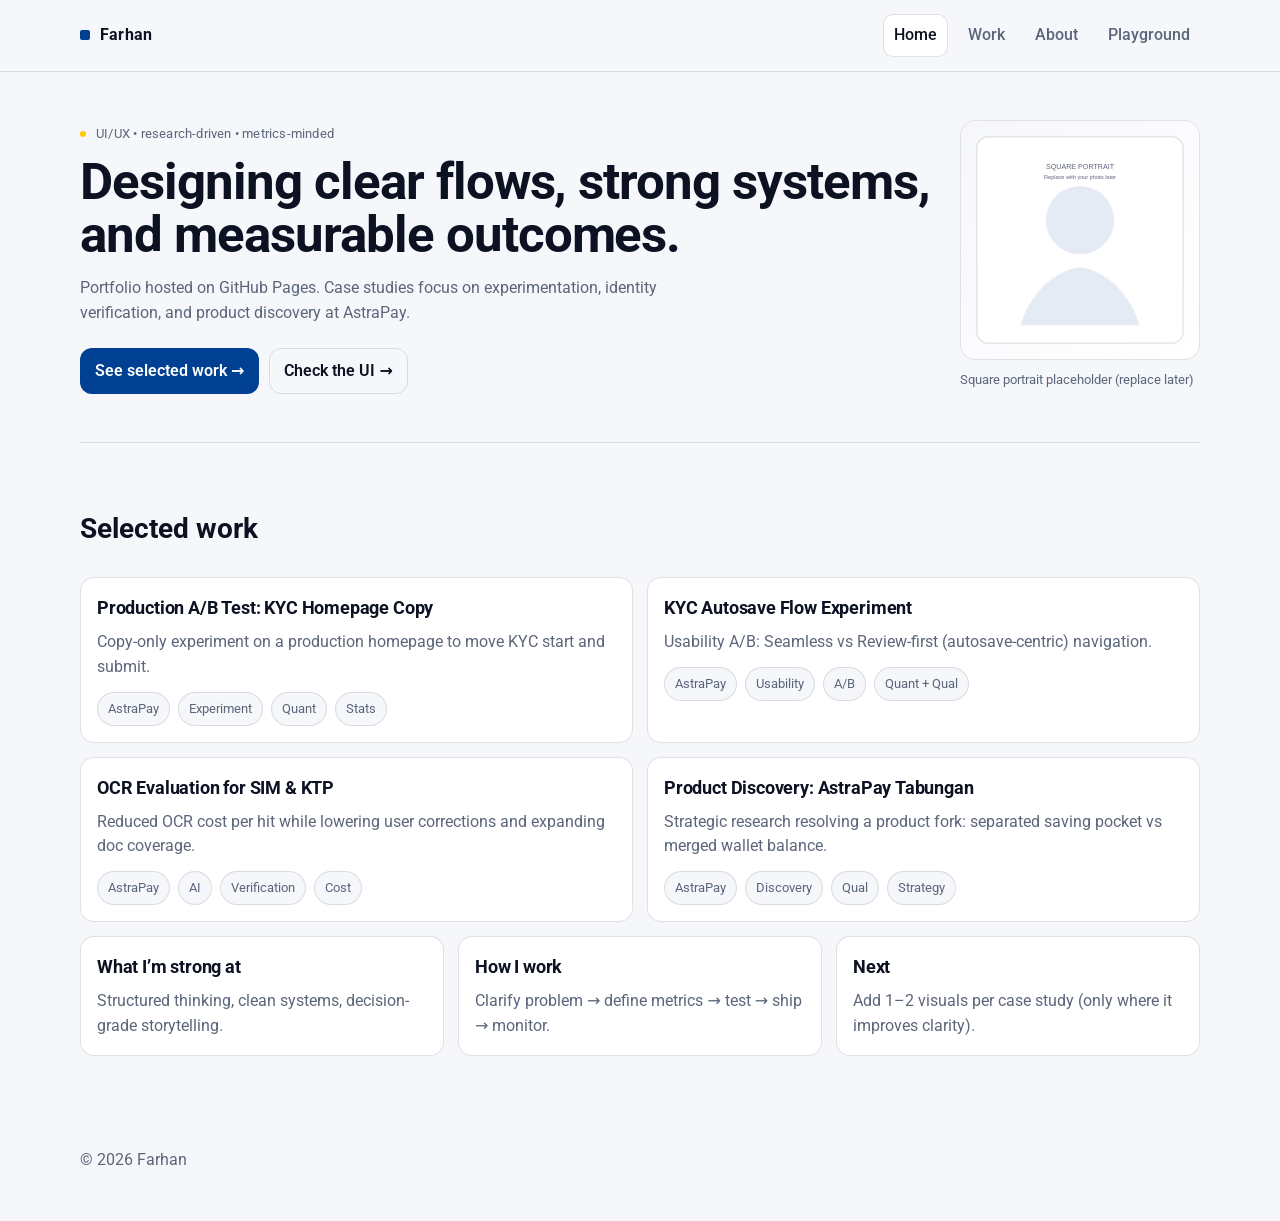
<file: index.html>
<!doctype html>
<html lang="en">
<head>
  <meta charset="utf-8" />
  <meta name="viewport" content="width=device-width,initial-scale=1" />
  <title>Farhan — Portfolio</title>
  <link rel="preconnect" href="https://fonts.googleapis.com">
  <link rel="preconnect" href="https://fonts.gstatic.com" crossorigin>
  <link href="https://fonts.googleapis.com/css2?family=Roboto:wght@400;500;700&display=swap" rel="stylesheet">
  <link rel="stylesheet" href="/assets/css/style.css" />
</head>
<body>

  <header class="nav">
    <div class="container nav-inner">
      <div class="brand"><span class="mark"></span> Farhan</div>
      <nav class="nav-links">
        <a class="active" href="/">Home</a><a class="" href="/work/">Work</a><a class="" href="/about/">About</a><a class="" href="/playground/">Playground</a>
      </nav>
    </div>
  </header>

  <main class="container">
    <section class="section tight">
      <div class="hero-grid">
        <div>
          <div class="kicker"><span class="dot"></span> UI/UX • research-driven • metrics-minded</div>
          <h1>Designing clear flows, strong systems, and measurable outcomes.</h1>
          <p class="lead">
            Portfolio hosted on GitHub Pages. Case studies focus on experimentation, identity verification, and product discovery at AstraPay.
          </p>
          <div class="cta-row">
            <a class="btn primary" href="/work/">See selected work →</a>
            <a class="btn ghost" href="/playground/">Check the UI →</a>
          </div>
        </div>

        <div class="avatar-wrap">
          <img class="avatar" src="/assets/img/avatar-placeholder.svg" alt="Portrait placeholder" />
          <div class="avatar-caption">Square portrait placeholder (replace later)</div>
        </div>
      </div>
    </section>

    <div class="hr"></div>

    <section class="section">
      <div class="grid">
        <div class="span-12"><h2 class="page-title">Selected work</h2></div>

        <a class="card card-link span-6" href="/work/kyc-homepage-copy-ab/">
          <h3>Production A/B Test: KYC Homepage Copy</h3>
          <p>Copy-only experiment on a production homepage to move KYC start and submit.</p>
          <div class="meta"><span class="pill">AstraPay</span><span class="pill">Experiment</span><span class="pill">Quant</span><span class="pill">Stats</span></div>
        </a>

        <a class="card card-link span-6" href="/work/kyc-autosave-usability-ab/">
          <h3>KYC Autosave Flow Experiment</h3>
          <p>Usability A/B: Seamless vs Review-first (autosave-centric) navigation.</p>
          <div class="meta"><span class="pill">AstraPay</span><span class="pill">Usability</span><span class="pill">A/B</span><span class="pill">Quant + Qual</span></div>
        </a>

        <a class="card card-link span-6" href="/work/ocr-sim-ktp-ai/">
          <h3>OCR Evaluation for SIM &amp; KTP</h3>
          <p>Reduced OCR cost per hit while lowering user corrections and expanding doc coverage.</p>
          <div class="meta"><span class="pill">AstraPay</span><span class="pill">AI</span><span class="pill">Verification</span><span class="pill">Cost</span></div>
        </a>

        <a class="card card-link span-6" href="/work/astrapay-tabungan-discovery/">
          <h3>Product Discovery: AstraPay Tabungan</h3>
          <p>Strategic research resolving a product fork: separated saving pocket vs merged wallet balance.</p>
          <div class="meta"><span class="pill">AstraPay</span><span class="pill">Discovery</span><span class="pill">Qual</span><span class="pill">Strategy</span></div>
        </a>

        <div class="card span-4"><h3>What I’m strong at</h3><p>Structured thinking, clean systems, decision-grade storytelling.</p></div>
        <div class="card span-4"><h3>How I work</h3><p>Clarify problem → define metrics → test → ship → monitor.</p></div>
        <div class="card span-4"><h3>Next</h3><p>Add 1–2 visuals per case study (only where it improves clarity).</p></div>
      </div>
    </section>
  </main>

  <footer class="footer">
    <div class="container">© <span id="y"></span> Farhan</div>
  </footer>
  <script>document.getElementById("y").textContent = new Date().getFullYear();</script>
</body>
</html>
</file>
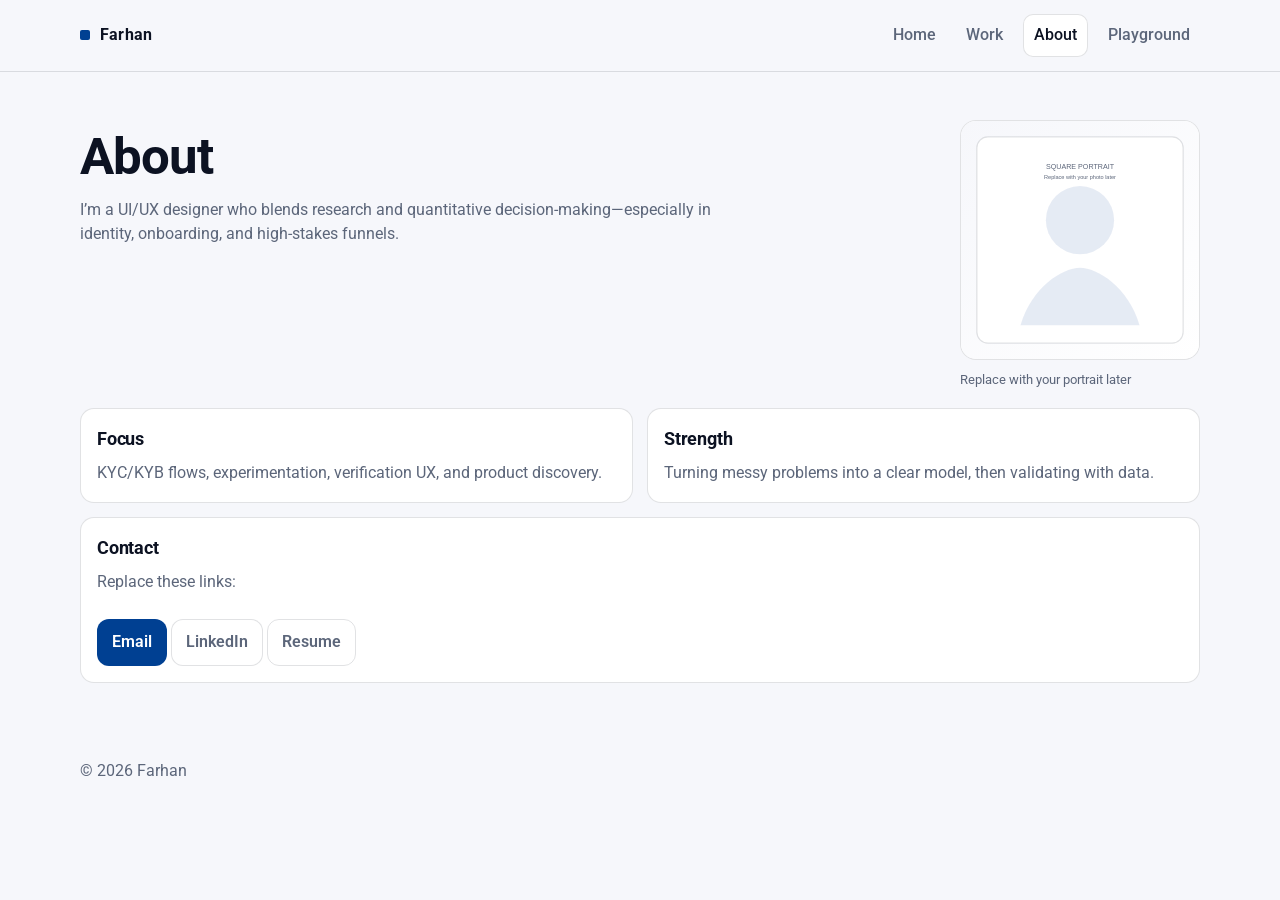
<file: about/index.html>
<!doctype html>
<html lang="en">
<head>
  <meta charset="utf-8" />
  <meta name="viewport" content="width=device-width,initial-scale=1" />
  <title>About — Farhan</title>
  <link rel="preconnect" href="https://fonts.googleapis.com">
  <link rel="preconnect" href="https://fonts.gstatic.com" crossorigin>
  <link href="https://fonts.googleapis.com/css2?family=Roboto:wght@400;500;700&display=swap" rel="stylesheet">
  <link rel="stylesheet" href="/assets/css/style.css" />
</head>
<body>

  <header class="nav">
    <div class="container nav-inner">
      <div class="brand"><span class="mark"></span> Farhan</div>
      <nav class="nav-links">
        <a class="" href="/">Home</a><a class="" href="/work/">Work</a><a class="active" href="/about/">About</a><a class="" href="/playground/">Playground</a>
      </nav>
    </div>
  </header>

  <main class="container">
    <section class="section tight">
      <div class="hero-grid">
        <div>
          <h1>About</h1>
          <p class="lead">
            I’m a UI/UX designer who blends research and quantitative decision-making—especially in identity, onboarding, and high-stakes funnels.
          </p>
        </div>
        <div class="avatar-wrap">
          <img class="avatar" src="/assets/img/avatar-placeholder.svg" alt="Portrait placeholder" />
          <div class="avatar-caption">Replace with your portrait later</div>
        </div>
      </div>

      <div class="grid" style="margin-top: 18px;">
        <div class="card span-6"><h3>Focus</h3><p>KYC/KYB flows, experimentation, verification UX, and product discovery.</p></div>
        <div class="card span-6"><h3>Strength</h3><p>Turning messy problems into a clear model, then validating with data.</p></div>
        <div class="card span-12">
          <h3>Contact</h3>
          <p>
            Replace these links:
            <br><br>
            <a class="btn primary" href="mailto:youremail@example.com">Email</a>
            <a class="btn" href="#" onclick="alert('Replace this with your LinkedIn URL'); return false;">LinkedIn</a>
            <a class="btn ghost" href="#" onclick="alert('Replace this with your Resume URL'); return false;">Resume</a>
          </p>
        </div>
      </div>
    </section>
  </main>

  <footer class="footer">
    <div class="container">© <span id="y"></span> Farhan</div>
  </footer>
  <script>document.getElementById("y").textContent = new Date().getFullYear();</script>
</body>
</html>
</file>
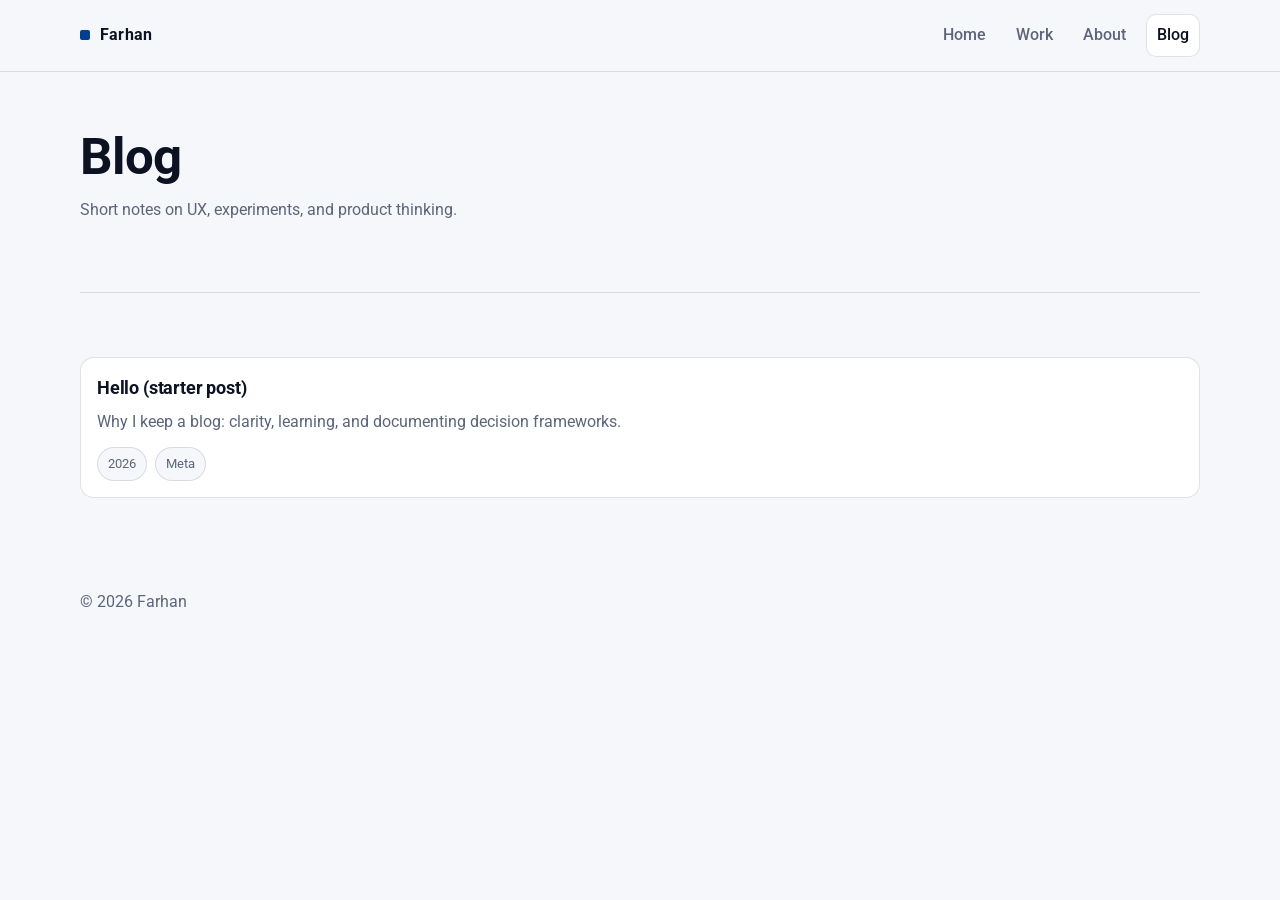
<file: blog/index.html>
<!doctype html>
<html lang="en">
<head>
  <meta charset="utf-8" />
  <meta name="viewport" content="width=device-width,initial-scale=1" />
  <title>Blog — Farhan</title>
  <link rel="preconnect" href="https://fonts.googleapis.com">
  <link rel="preconnect" href="https://fonts.gstatic.com" crossorigin>
  <link href="https://fonts.googleapis.com/css2?family=Roboto:wght@400;500;700&display=swap" rel="stylesheet">
  <link rel="stylesheet" href="/assets/css/style.css" />
</head>
<body>

  <header class="nav">
    <div class="container nav-inner">
      <div class="brand"><span class="mark"></span> Farhan</div>
      <nav class="nav-links">
        <a class="" href="/">Home</a><a class="" href="/work/">Work</a><a class="" href="/about/">About</a><a class="active" href="/blog/">Blog</a>
      </nav>
    </div>
  </header>

  <main class="container">
    <section class="section tight">
      <h1>Blog</h1>
      <p class="lead">Short notes on UX, experiments, and product thinking.</p>
    </section>

    <div class="hr"></div>

    <section class="section">
      <div class="grid">
        <a class="card card-link span-12" href="/blog/posts/hello/">
          <h3>Hello (starter post)</h3>
          <p>Why I keep a blog: clarity, learning, and documenting decision frameworks.</p>
          <div class="meta"><span class="pill">2026</span><span class="pill">Meta</span></div>
        </a>
      </div>
    </section>
  </main>

  <footer class="footer">
    <div class="container">© <span id="y"></span> Farhan</div>
  </footer>
  <script>document.getElementById("y").textContent = new Date().getFullYear();</script>
</body>
</html>
</file>
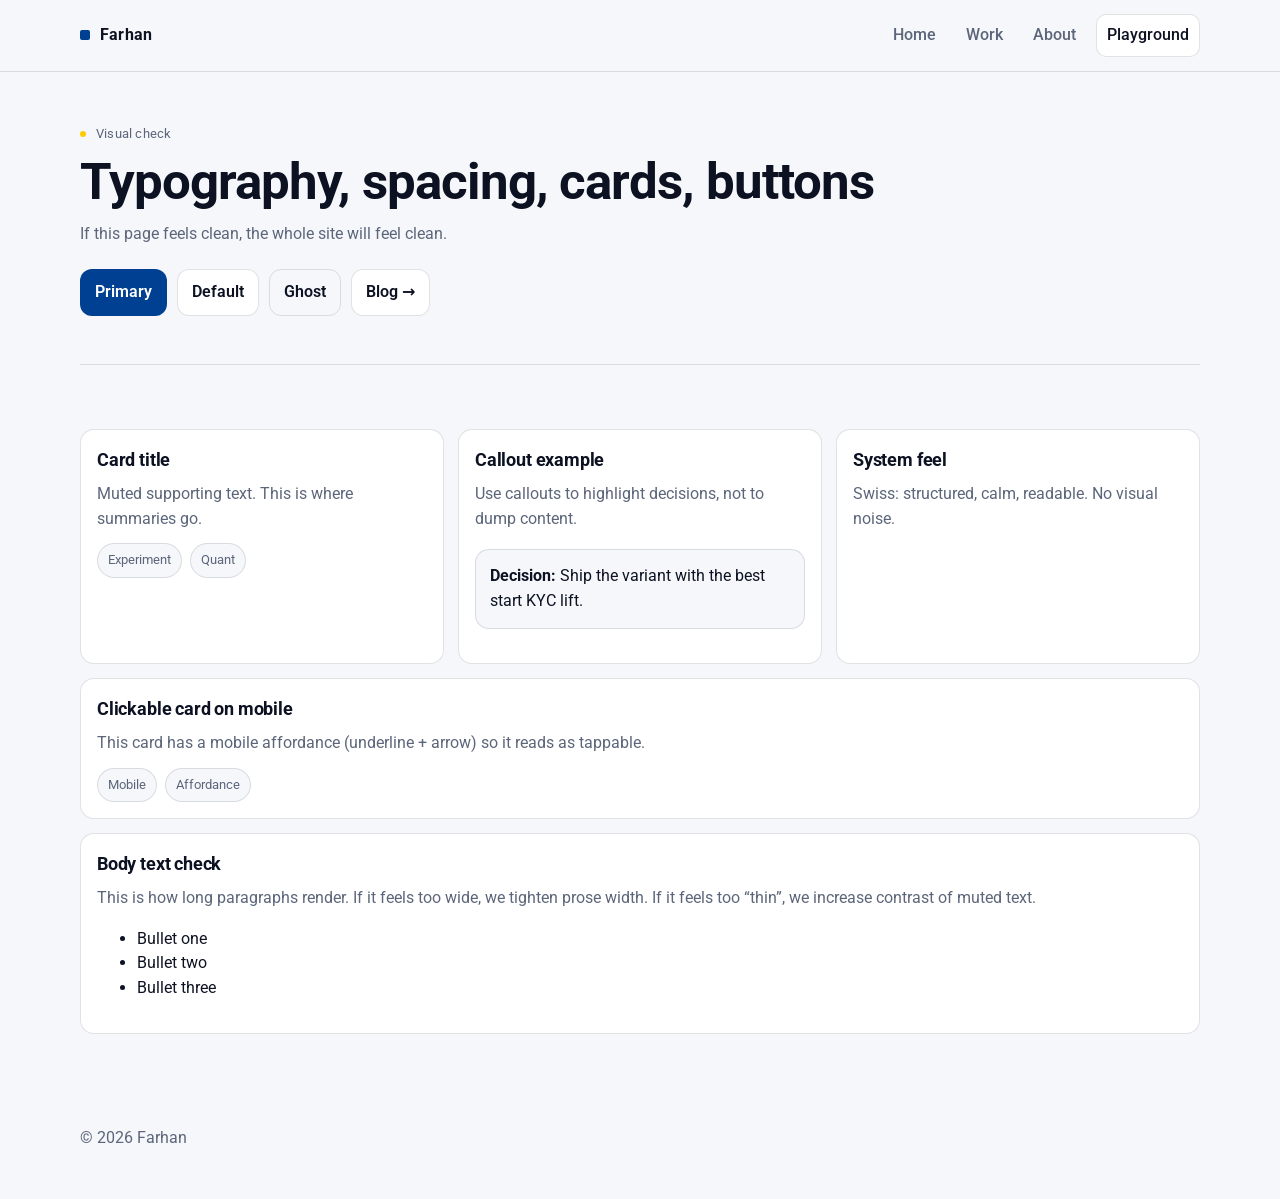
<file: playground/index.html>
<!doctype html>
<html lang="en">
<head>
  <meta charset="utf-8" />
  <meta name="viewport" content="width=device-width,initial-scale=1" />
  <title>Playground — Portfolio UI</title>
  <link rel="preconnect" href="https://fonts.googleapis.com">
  <link rel="preconnect" href="https://fonts.gstatic.com" crossorigin>
  <link href="https://fonts.googleapis.com/css2?family=Roboto:wght@400;500;700&display=swap" rel="stylesheet">
  <link rel="stylesheet" href="/assets/css/style.css" />
</head>
<body>

  <header class="nav">
    <div class="container nav-inner">
      <div class="brand"><span class="mark"></span> Farhan</div>
      <nav class="nav-links">
        <a class="" href="/">Home</a><a class="" href="/work/">Work</a><a class="" href="/about/">About</a><a class="active" href="/playground/">Playground</a>
      </nav>
    </div>
  </header>

  <main class="container">
    <section class="section tight">
      <div class="kicker"><span class="dot"></span> Visual check</div>
      <h1>Typography, spacing, cards, buttons</h1>
      <p class="lead">If this page feels clean, the whole site will feel clean.</p>

      <div class="cta-row">
        <a class="btn primary" href="#" onclick="return false;">Primary</a>
        <a class="btn" href="#" onclick="return false;">Default</a>
        <a class="btn ghost" href="#" onclick="return false;">Ghost</a>
        <a class="btn" href="/blog/">Blog →</a>
      </div>
    </section>

    <div class="hr"></div>

    <section class="section">
      <div class="grid">
        <div class="card span-4">
          <h3>Card title</h3>
          <p>Muted supporting text. This is where summaries go.</p>
          <div class="meta"><span class="pill">Experiment</span><span class="pill">Quant</span></div>
        </div>

        <div class="card span-4">
          <h3>Callout example</h3>
          <p>Use callouts to highlight decisions, not to dump content.</p>
          <div class="callout"><b>Decision:</b> Ship the variant with the best start KYC lift.</div>
        </div>

        <div class="card span-4">
          <h3>System feel</h3>
          <p>Swiss: structured, calm, readable. No visual noise.</p>
        </div>

        <a class="card card-link span-12" href="/blog/posts/hello/">
          <h3>Clickable card on mobile</h3>
          <p>This card has a mobile affordance (underline + arrow) so it reads as tappable.</p>
          <div class="meta"><span class="pill">Mobile</span><span class="pill">Affordance</span></div>
        </a>

        <div class="card span-12">
          <h3>Body text check</h3>
          <p>
            This is how long paragraphs render. If it feels too wide, we tighten prose width.
            If it feels too “thin”, we increase contrast of muted text.
          </p>
          <ul><li>Bullet one</li><li>Bullet two</li><li>Bullet three</li></ul>
        </div>
      </div>
    </section>
  </main>

  <footer class="footer">
    <div class="container">© <span id="y"></span> Farhan</div>
  </footer>
  <script>document.getElementById("y").textContent = new Date().getFullYear();</script>
</body>
</html>
</file>
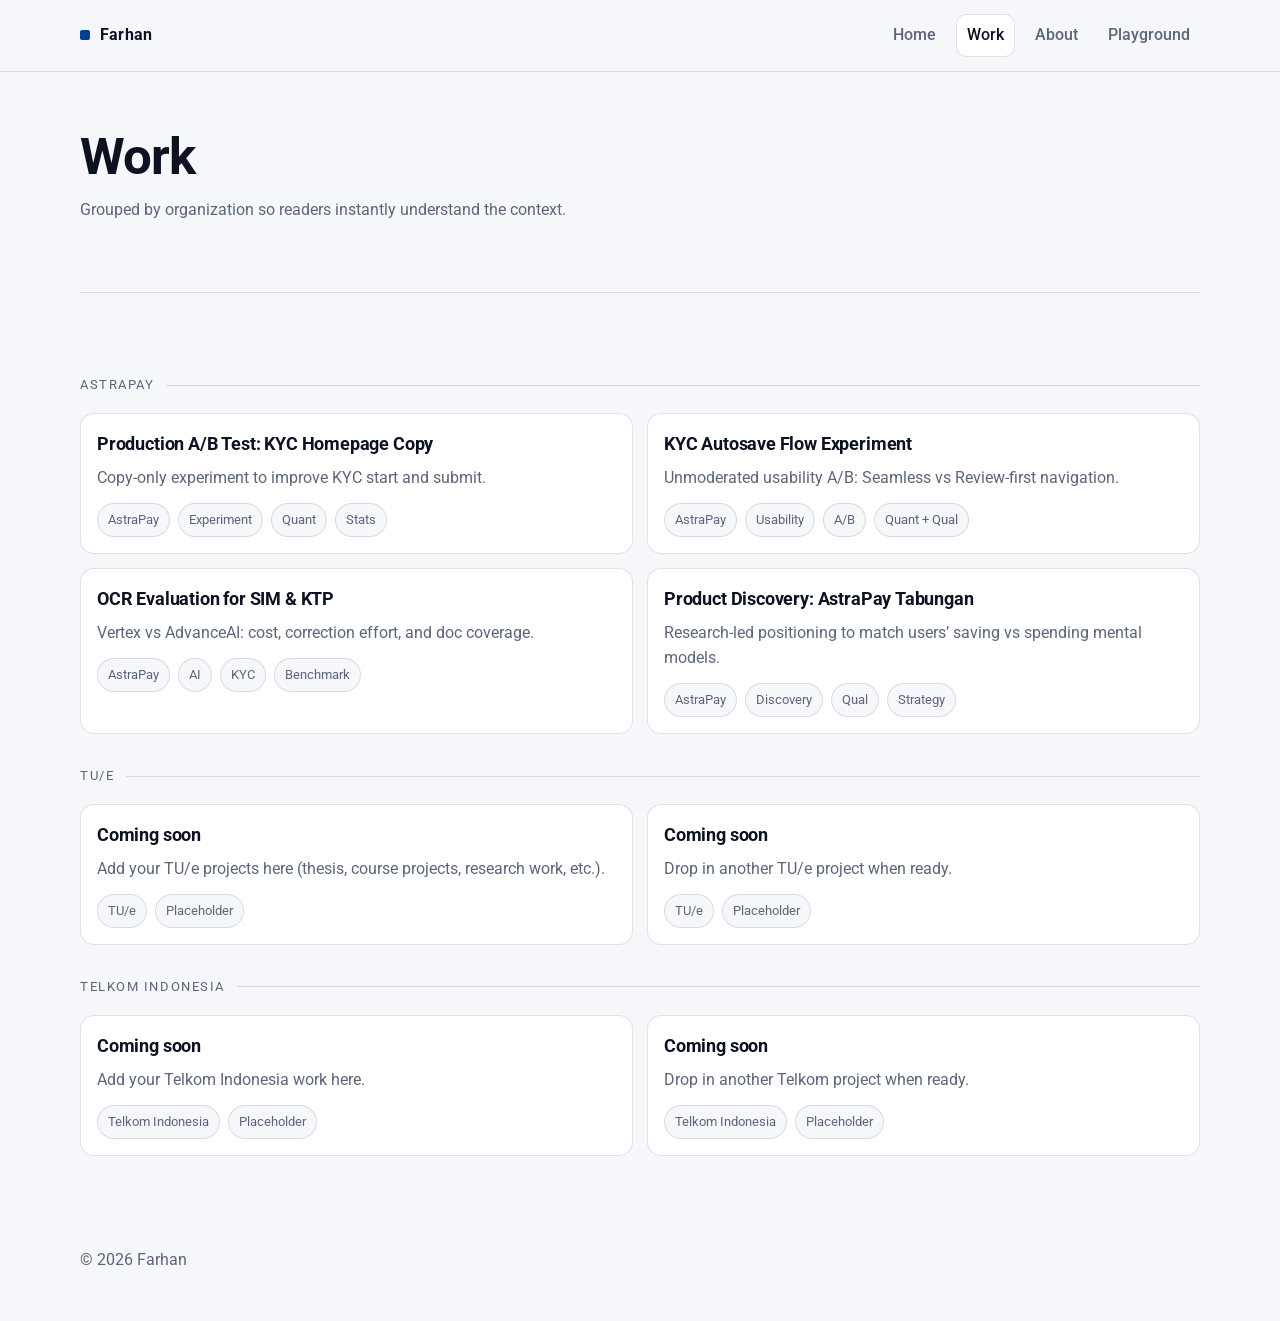
<file: work/index.html>
<!doctype html>
<html lang="en">
<head>
  <meta charset="utf-8" />
  <meta name="viewport" content="width=device-width,initial-scale=1" />
  <title>Work — Farhan</title>
  <link rel="preconnect" href="https://fonts.googleapis.com">
  <link rel="preconnect" href="https://fonts.gstatic.com" crossorigin>
  <link href="https://fonts.googleapis.com/css2?family=Roboto:wght@400;500;700&display=swap" rel="stylesheet">
  <link rel="stylesheet" href="/assets/css/style.css" />
</head>
<body>

  <header class="nav">
    <div class="container nav-inner">
      <div class="brand"><span class="mark"></span> Farhan</div>
      <nav class="nav-links">
        <a class="" href="/">Home</a><a class="active" href="/work/">Work</a><a class="" href="/about/">About</a><a class="" href="/playground/">Playground</a>
      </nav>
    </div>
  </header>

  <main class="container">
    <section class="section tight">
      <h1>Work</h1>
      <p class="lead">Grouped by organization so readers instantly understand the context.</p>
    </section>

    <div class="hr"></div>

    <section class="section">
      <div class="grid">
        <div class="divider">AstraPay</div>

        <a class="card card-link span-6" href="/work/kyc-homepage-copy-ab/">
          <h3>Production A/B Test: KYC Homepage Copy</h3>
          <p>Copy-only experiment to improve KYC start and submit.</p>
          <div class="meta"><span class="pill">AstraPay</span><span class="pill">Experiment</span><span class="pill">Quant</span><span class="pill">Stats</span></div>
        </a>

        <a class="card card-link span-6" href="/work/kyc-autosave-usability-ab/">
          <h3>KYC Autosave Flow Experiment</h3>
          <p>Unmoderated usability A/B: Seamless vs Review-first navigation.</p>
          <div class="meta"><span class="pill">AstraPay</span><span class="pill">Usability</span><span class="pill">A/B</span><span class="pill">Quant + Qual</span></div>
        </a>

        <a class="card card-link span-6" href="/work/ocr-sim-ktp-ai/">
          <h3>OCR Evaluation for SIM &amp; KTP</h3>
          <p>Vertex vs AdvanceAI: cost, correction effort, and doc coverage.</p>
          <div class="meta"><span class="pill">AstraPay</span><span class="pill">AI</span><span class="pill">KYC</span><span class="pill">Benchmark</span></div>
        </a>

        <a class="card card-link span-6" href="/work/astrapay-tabungan-discovery/">
          <h3>Product Discovery: AstraPay Tabungan</h3>
          <p>Research-led positioning to match users’ saving vs spending mental models.</p>
          <div class="meta"><span class="pill">AstraPay</span><span class="pill">Discovery</span><span class="pill">Qual</span><span class="pill">Strategy</span></div>
        </a>

        <div class="divider">TU/e</div>
        <div class="card span-6">
          <h3>Coming soon</h3>
          <p>Add your TU/e projects here (thesis, course projects, research work, etc.).</p>
          <div class="meta"><span class="pill">TU/e</span><span class="pill">Placeholder</span></div>
        </div>
        <div class="card span-6">
          <h3>Coming soon</h3>
          <p>Drop in another TU/e project when ready.</p>
          <div class="meta"><span class="pill">TU/e</span><span class="pill">Placeholder</span></div>
        </div>

        <div class="divider">Telkom Indonesia</div>
        <div class="card span-6">
          <h3>Coming soon</h3>
          <p>Add your Telkom Indonesia work here.</p>
          <div class="meta"><span class="pill">Telkom Indonesia</span><span class="pill">Placeholder</span></div>
        </div>
        <div class="card span-6">
          <h3>Coming soon</h3>
          <p>Drop in another Telkom project when ready.</p>
          <div class="meta"><span class="pill">Telkom Indonesia</span><span class="pill">Placeholder</span></div>
        </div>
      </div>
    </section>
  </main>

  <footer class="footer">
    <div class="container">© <span id="y"></span> Farhan</div>
  </footer>
  <script>document.getElementById("y").textContent = new Date().getFullYear();</script>
</body>
</html>
</file>
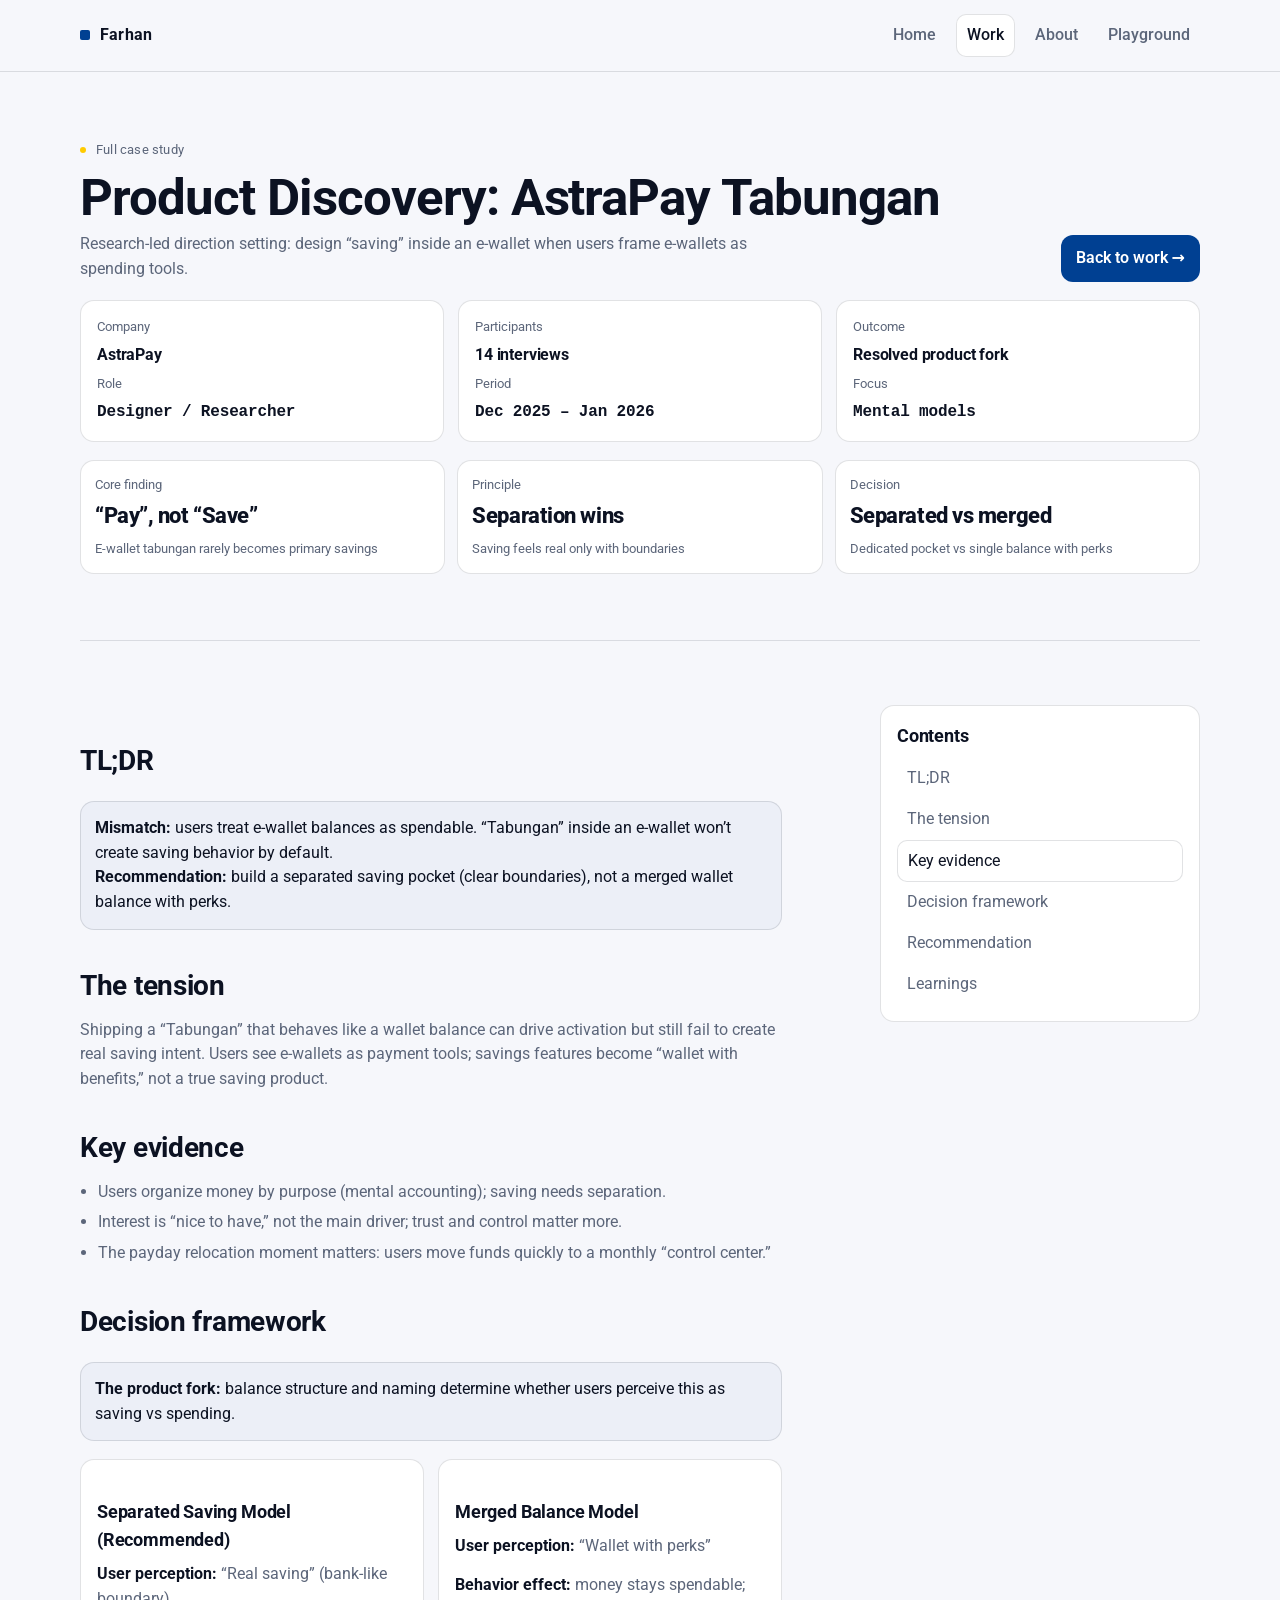
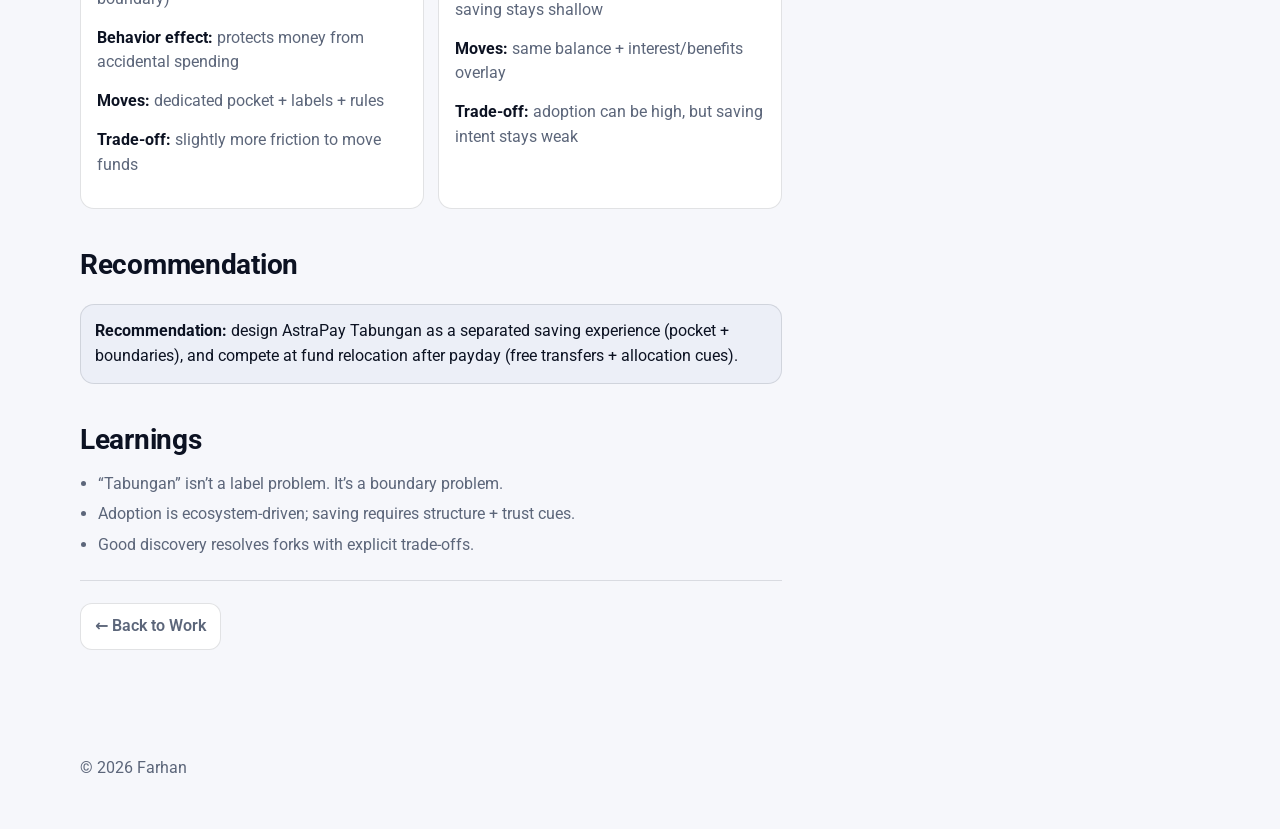
<file: work/astrapay-tabungan-discovery/index.html>
<!doctype html>
<html lang="en">
<head>
  <meta charset="utf-8" />
  <meta name="viewport" content="width=device-width,initial-scale=1" />
  <title>Product Discovery: AstraPay Tabungan — Farhan</title>
  <link rel="preconnect" href="https://fonts.googleapis.com">
  <link rel="preconnect" href="https://fonts.gstatic.com" crossorigin>
  <link href="https://fonts.googleapis.com/css2?family=Roboto:wght@400;500;700&display=swap" rel="stylesheet">
  <link rel="stylesheet" href="/assets/css/style.css" />
</head>
<body>

  <header class="nav">
    <div class="container nav-inner">
      <div class="brand"><span class="mark"></span> Farhan</div>
      <nav class="nav-links">
        <a class="" href="/">Home</a><a class="active" href="/work/">Work</a><a class="" href="/about/">About</a><a class="" href="/playground/">Playground</a>
      </nav>
    </div>
  </header>

  <main class="container">
    <section class="cover">
      <div class="kicker"><span class="dot"></span> Full case study</div>
      <div class="title-row">
        <div>
          <h1>Product Discovery: AstraPay Tabungan</h1>
          <p class="subtitle">Research-led direction setting: design “saving” inside an e-wallet when users frame e-wallets as spending tools.</p>
        </div>
        <div class="cta-row"><a class="btn primary" href="/work/">Back to work →</a></div>
      </div>

      <div class="grid facts">
        <div class="card span-4 fact"><div class="label">Company</div><div class="value">AstraPay</div><div class="label">Role</div><div class="value mono">Designer / Researcher</div></div>
        <div class="card span-4 fact"><div class="label">Participants</div><div class="value">14 interviews</div><div class="label">Period</div><div class="value mono">Dec 2025 – Jan 2026</div></div>
        <div class="card span-4 fact"><div class="label">Outcome</div><div class="value">Resolved product fork</div><div class="label">Focus</div><div class="value mono">Mental models</div></div>
      </div>

      <div class="metrics">
        <div class="metric"><div class="k">Core finding</div><div class="v">“Pay”, not “Save”</div><div class="d">E-wallet tabungan rarely becomes primary savings</div></div>
        <div class="metric"><div class="k">Principle</div><div class="v">Separation wins</div><div class="d">Saving feels real only with boundaries</div></div>
        <div class="metric"><div class="k">Decision</div><div class="v">Separated vs merged</div><div class="d">Dedicated pocket vs single balance with perks</div></div>
      </div>
    </section>

    <div class="hr"></div>

    <section class="section">
      <div class="case-grid">
        <article class="prose">
          <h2 id="tl-dr">TL;DR</h2>
          <div class="callout">
            <b>Mismatch:</b> users treat e-wallet balances as spendable. “Tabungan” inside an e-wallet won’t create saving behavior by default.
            <br><b>Recommendation:</b> build a separated saving pocket (clear boundaries), not a merged wallet balance with perks.
          </div>

          <h2 id="tension">The tension</h2>
          <p>
            Shipping a “Tabungan” that behaves like a wallet balance can drive activation but still fail to create real saving intent.
            Users see e-wallets as payment tools; savings features become “wallet with benefits,” not a true saving product.
          </p>

          <h2 id="evidence">Key evidence</h2>
          <ul>
            <li>Users organize money by purpose (mental accounting); saving needs separation.</li>
            <li>Interest is “nice to have,” not the main driver; trust and control matter more.</li>
            <li>The payday relocation moment matters: users move funds quickly to a monthly “control center.”</li>
          </ul>

          <h2 id="framework">Decision framework</h2>
          <div class="callout"><b>The product fork:</b> balance structure and naming determine whether users perceive this as saving vs spending.</div>

          <div class="two-col">
            <div class="card">
              <h3>Separated Saving Model (Recommended)</h3>
              <p><strong>User perception:</strong> “Real saving” (bank-like boundary)</p>
              <p><strong>Behavior effect:</strong> protects money from accidental spending</p>
              <p><strong>Moves:</strong> dedicated pocket + labels + rules</p>
              <p><strong>Trade-off:</strong> slightly more friction to move funds</p>
            </div>
            <div class="card">
              <h3>Merged Balance Model</h3>
              <p><strong>User perception:</strong> “Wallet with perks”</p>
              <p><strong>Behavior effect:</strong> money stays spendable; saving stays shallow</p>
              <p><strong>Moves:</strong> same balance + interest/benefits overlay</p>
              <p><strong>Trade-off:</strong> adoption can be high, but saving intent stays weak</p>
            </div>
          </div>

          <h2 id="recommendation">Recommendation</h2>
          <div class="callout">
            <b>Recommendation:</b> design AstraPay Tabungan as a separated saving experience (pocket + boundaries),
            and compete at fund relocation after payday (free transfers + allocation cues).
          </div>

          <h2 id="learnings">Learnings</h2>
          <ul>
            <li>“Tabungan” isn’t a label problem. It’s a boundary problem.</li>
            <li>Adoption is ecosystem-driven; saving requires structure + trust cues.</li>
            <li>Good discovery resolves forks with explicit trade-offs.</li>
          </ul>

          <div class="hr-soft"></div>
          <p><a class="btn" href="/work/">← Back to Work</a></p>
        </article>

        <aside class="sidebar card">
          <h3>Contents</h3>
          <nav class="toc">
            <a href="#tl-dr">TL;DR</a>
            <a href="#tension">The tension</a>
            <a href="#evidence">Key evidence</a>
            <a href="#framework">Decision framework</a>
            <a href="#recommendation">Recommendation</a>
            <a href="#learnings">Learnings</a>
          </nav>
        </aside>
      </div>
    </section>
  </main>

  <script src="/assets/js/toc.js"></script>

  <footer class="footer">
    <div class="container">© <span id="y"></span> Farhan</div>
  </footer>
  <script>document.getElementById("y").textContent = new Date().getFullYear();</script>
</body>
</html>
</file>
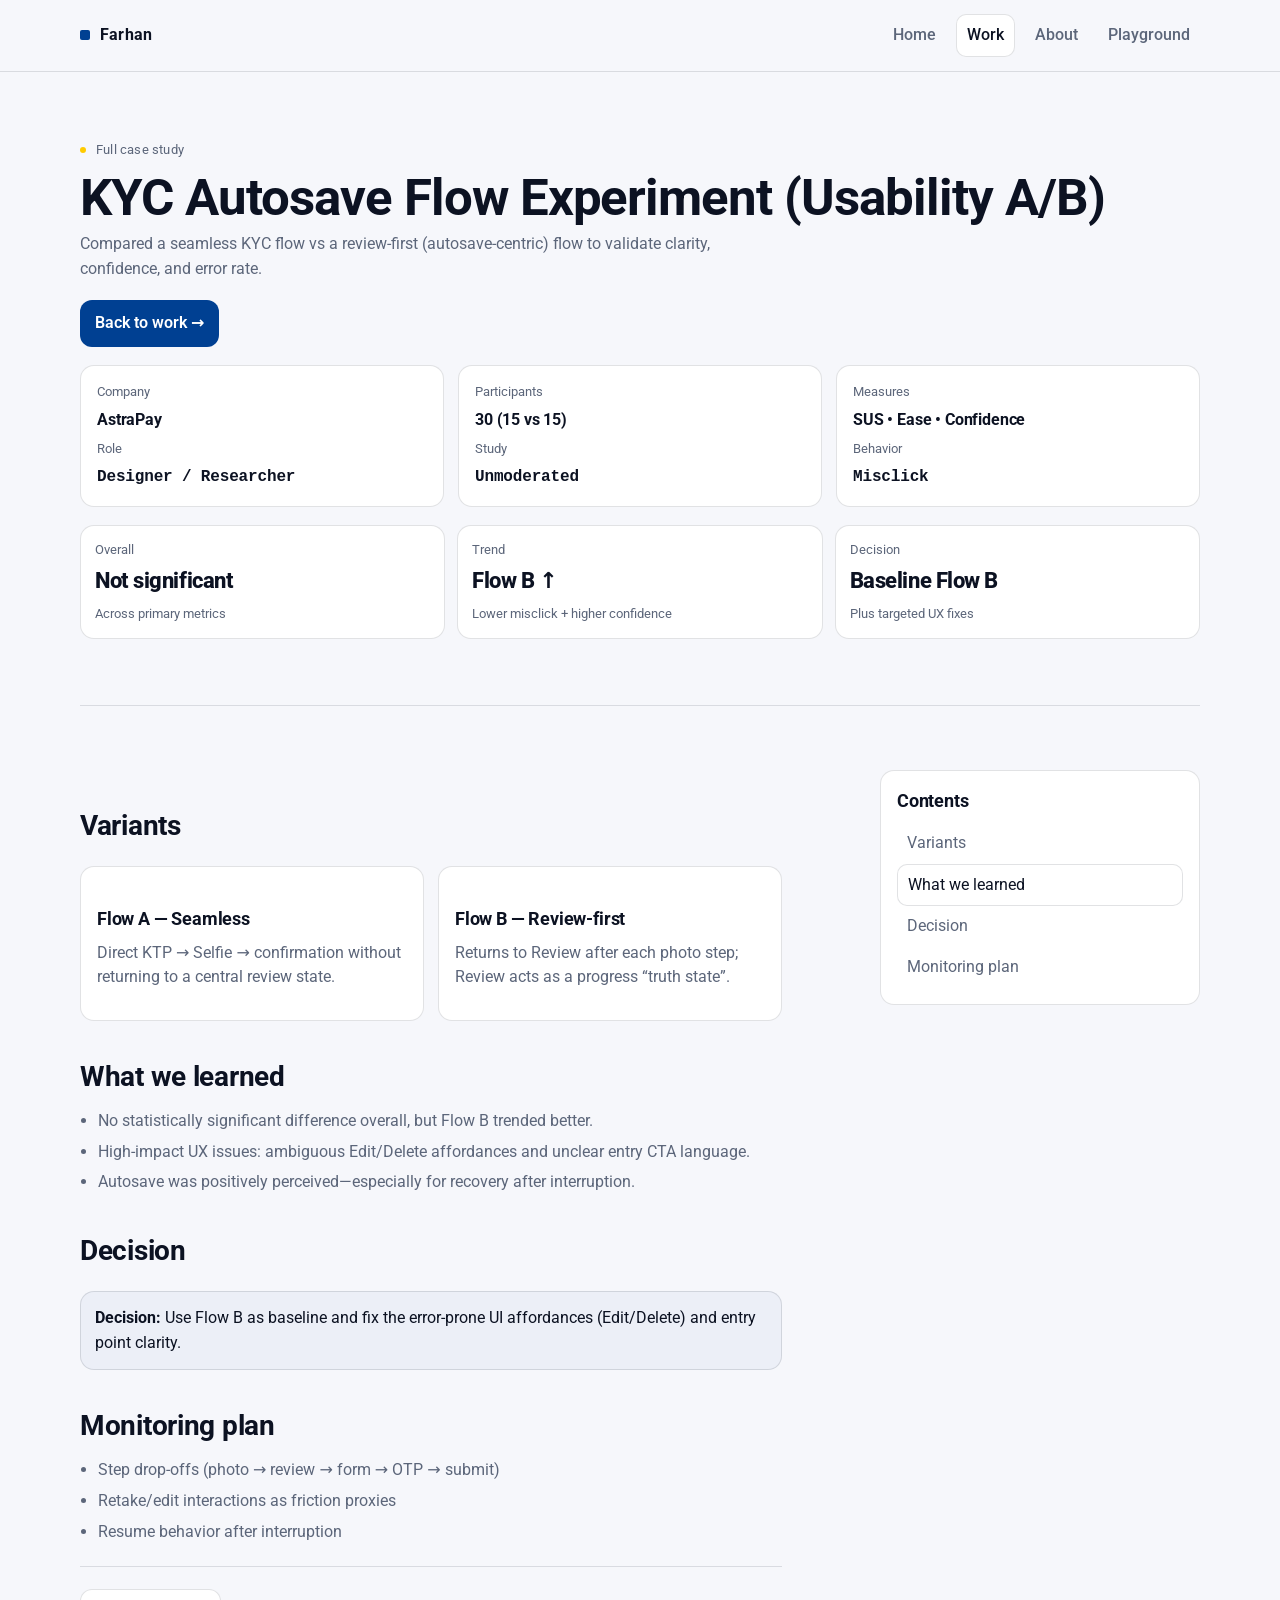
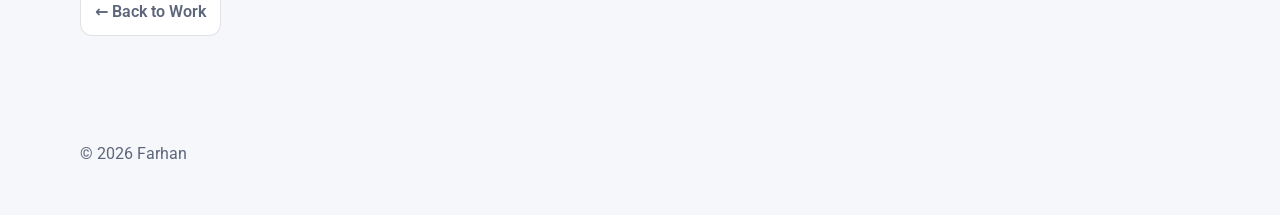
<file: work/kyc-autosave-usability-ab/index.html>
<!doctype html>
<html lang="en">
<head>
  <meta charset="utf-8" />
  <meta name="viewport" content="width=device-width,initial-scale=1" />
  <title>KYC Autosave Flow Experiment — Farhan</title>
  <link rel="preconnect" href="https://fonts.googleapis.com">
  <link rel="preconnect" href="https://fonts.gstatic.com" crossorigin>
  <link href="https://fonts.googleapis.com/css2?family=Roboto:wght@400;500;700&display=swap" rel="stylesheet">
  <link rel="stylesheet" href="/assets/css/style.css" />
</head>
<body>

  <header class="nav">
    <div class="container nav-inner">
      <div class="brand"><span class="mark"></span> Farhan</div>
      <nav class="nav-links">
        <a class="" href="/">Home</a><a class="active" href="/work/">Work</a><a class="" href="/about/">About</a><a class="" href="/playground/">Playground</a>
      </nav>
    </div>
  </header>

  <main class="container">
    <section class="cover">
      <div class="kicker"><span class="dot"></span> Full case study</div>
      <div class="title-row">
        <div>
          <h1>KYC Autosave Flow Experiment (Usability A/B)</h1>
          <p class="subtitle">Compared a seamless KYC flow vs a review-first (autosave-centric) flow to validate clarity, confidence, and error rate.</p>
        </div>
        <div class="cta-row"><a class="btn primary" href="/work/">Back to work →</a></div>
      </div>

      <div class="grid facts">
        <div class="card span-4 fact"><div class="label">Company</div><div class="value">AstraPay</div><div class="label">Role</div><div class="value mono">Designer / Researcher</div></div>
        <div class="card span-4 fact"><div class="label">Participants</div><div class="value">30 (15 vs 15)</div><div class="label">Study</div><div class="value mono">Unmoderated</div></div>
        <div class="card span-4 fact"><div class="label">Measures</div><div class="value">SUS • Ease • Confidence</div><div class="label">Behavior</div><div class="value mono">Misclick</div></div>
      </div>

      <div class="metrics">
        <div class="metric"><div class="k">Overall</div><div class="v">Not significant</div><div class="d">Across primary metrics</div></div>
        <div class="metric"><div class="k">Trend</div><div class="v">Flow B ↑</div><div class="d">Lower misclick + higher confidence</div></div>
        <div class="metric"><div class="k">Decision</div><div class="v">Baseline Flow B</div><div class="d">Plus targeted UX fixes</div></div>
      </div>
    </section>

    <div class="hr"></div>

    <section class="section">
      <div class="case-grid">
        <article class="prose">
          <h2 id="variants">Variants</h2>
          <div class="two-col">
            <div class="card"><h3>Flow A — Seamless</h3><p>Direct KTP → Selfie → confirmation without returning to a central review state.</p></div>
            <div class="card"><h3>Flow B — Review-first</h3><p>Returns to Review after each photo step; Review acts as a progress “truth state”.</p></div>
          </div>

          <h2 id="what">What we learned</h2>
          <ul>
            <li>No statistically significant difference overall, but Flow B trended better.</li>
            <li>High-impact UX issues: ambiguous Edit/Delete affordances and unclear entry CTA language.</li>
            <li>Autosave was positively perceived—especially for recovery after interruption.</li>
          </ul>

          <h2 id="decision">Decision</h2>
          <div class="callout"><b>Decision:</b> Use Flow B as baseline and fix the error-prone UI affordances (Edit/Delete) and entry point clarity.</div>

          <h2 id="monitoring">Monitoring plan</h2>
          <ul>
            <li>Step drop-offs (photo → review → form → OTP → submit)</li>
            <li>Retake/edit interactions as friction proxies</li>
            <li>Resume behavior after interruption</li>
          </ul>

          <div class="hr-soft"></div>
          <p><a class="btn" href="/work/">← Back to Work</a></p>
        </article>

        <aside class="sidebar card">
          <h3>Contents</h3>
          <nav class="toc">
            <a href="#variants">Variants</a>
            <a href="#what">What we learned</a>
            <a href="#decision">Decision</a>
            <a href="#monitoring">Monitoring plan</a>
          </nav>
        </aside>
      </div>
    </section>
  </main>

  <script src="/assets/js/toc.js"></script>

  <footer class="footer">
    <div class="container">© <span id="y"></span> Farhan</div>
  </footer>
  <script>document.getElementById("y").textContent = new Date().getFullYear();</script>
</body>
</html>
</file>
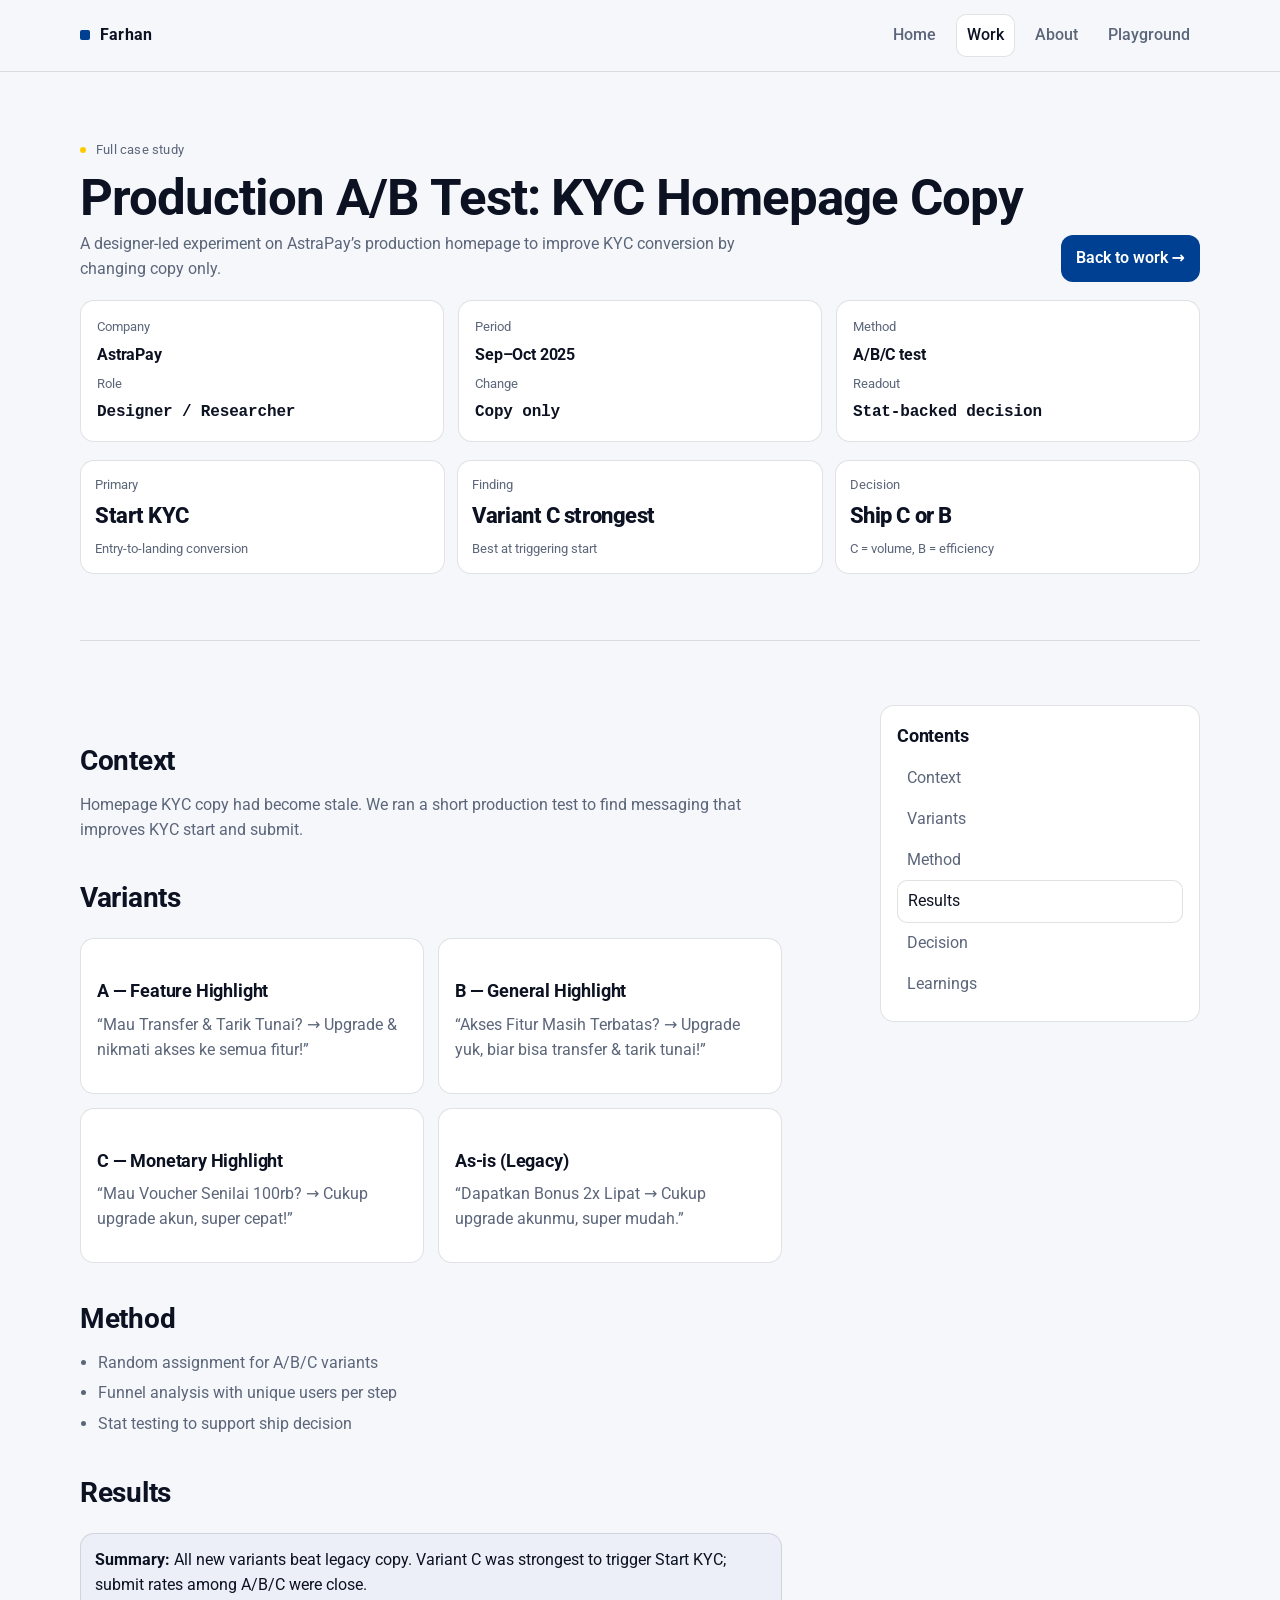
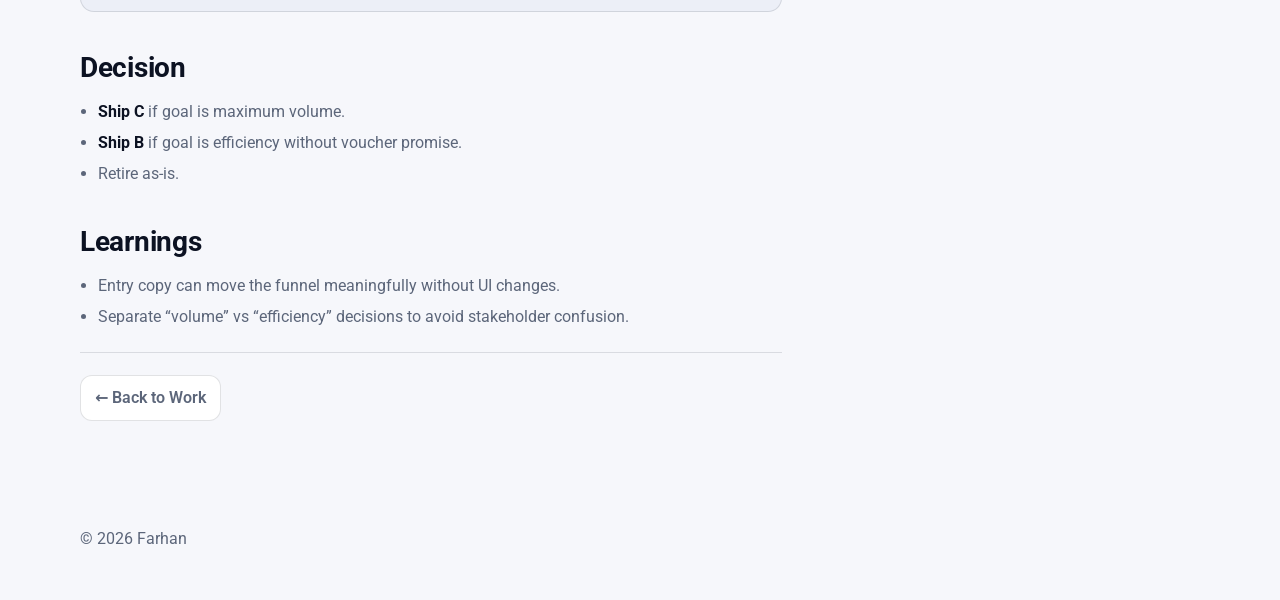
<file: work/kyc-homepage-copy-ab/index.html>
<!doctype html>
<html lang="en">
<head>
  <meta charset="utf-8" />
  <meta name="viewport" content="width=device-width,initial-scale=1" />
  <title>Production A/B Test: KYC Homepage Copy — Farhan</title>
  <link rel="preconnect" href="https://fonts.googleapis.com">
  <link rel="preconnect" href="https://fonts.gstatic.com" crossorigin>
  <link href="https://fonts.googleapis.com/css2?family=Roboto:wght@400;500;700&display=swap" rel="stylesheet">
  <link rel="stylesheet" href="/assets/css/style.css" />
</head>
<body>

  <header class="nav">
    <div class="container nav-inner">
      <div class="brand"><span class="mark"></span> Farhan</div>
      <nav class="nav-links">
        <a class="" href="/">Home</a><a class="active" href="/work/">Work</a><a class="" href="/about/">About</a><a class="" href="/playground/">Playground</a>
      </nav>
    </div>
  </header>

  <main class="container">
    <section class="cover">
      <div class="kicker"><span class="dot"></span> Full case study</div>
      <div class="title-row">
        <div>
          <h1>Production A/B Test: KYC Homepage Copy</h1>
          <p class="subtitle">A designer-led experiment on AstraPay’s production homepage to improve KYC conversion by changing copy only.</p>
        </div>
        <div class="cta-row"><a class="btn primary" href="/work/">Back to work →</a></div>
      </div>

      <div class="grid facts">
        <div class="card span-4 fact"><div class="label">Company</div><div class="value">AstraPay</div><div class="label">Role</div><div class="value mono">Designer / Researcher</div></div>
        <div class="card span-4 fact"><div class="label">Period</div><div class="value">Sep–Oct 2025</div><div class="label">Change</div><div class="value mono">Copy only</div></div>
        <div class="card span-4 fact"><div class="label">Method</div><div class="value">A/B/C test</div><div class="label">Readout</div><div class="value mono">Stat-backed decision</div></div>
      </div>

      <div class="metrics">
        <div class="metric"><div class="k">Primary</div><div class="v">Start KYC</div><div class="d">Entry-to-landing conversion</div></div>
        <div class="metric"><div class="k">Finding</div><div class="v">Variant C strongest</div><div class="d">Best at triggering start</div></div>
        <div class="metric"><div class="k">Decision</div><div class="v">Ship C or B</div><div class="d">C = volume, B = efficiency</div></div>
      </div>
    </section>

    <div class="hr"></div>

    <section class="section">
      <div class="case-grid">
        <article class="prose">
          <h2 id="context">Context</h2>
          <p>Homepage KYC copy had become stale. We ran a short production test to find messaging that improves KYC start and submit.</p>

          <h2 id="variants">Variants</h2>
          <div class="two-col">
            <div class="card"><h3>A — Feature Highlight</h3><p>“Mau Transfer & Tarik Tunai? → Upgrade & nikmati akses ke semua fitur!”</p></div>
            <div class="card"><h3>B — General Highlight</h3><p>“Akses Fitur Masih Terbatas? → Upgrade yuk, biar bisa transfer & tarik tunai!”</p></div>
            <div class="card"><h3>C — Monetary Highlight</h3><p>“Mau Voucher Senilai 100rb? → Cukup upgrade akun, super cepat!”</p></div>
            <div class="card"><h3>As-is (Legacy)</h3><p>“Dapatkan Bonus 2x Lipat → Cukup upgrade akunmu, super mudah.”</p></div>
          </div>

          <h2 id="method">Method</h2>
          <ul>
            <li>Random assignment for A/B/C variants</li>
            <li>Funnel analysis with unique users per step</li>
            <li>Stat testing to support ship decision</li>
          </ul>

          <h2 id="results">Results</h2>
          <div class="callout"><b>Summary:</b> All new variants beat legacy copy. Variant C was strongest to trigger Start KYC; submit rates among A/B/C were close.</div>

          <h2 id="decision">Decision</h2>
          <ul>
            <li><strong>Ship C</strong> if goal is maximum volume.</li>
            <li><strong>Ship B</strong> if goal is efficiency without voucher promise.</li>
            <li>Retire as-is.</li>
          </ul>

          <h2 id="learnings">Learnings</h2>
          <ul>
            <li>Entry copy can move the funnel meaningfully without UI changes.</li>
            <li>Separate “volume” vs “efficiency” decisions to avoid stakeholder confusion.</li>
          </ul>

          <div class="hr-soft"></div>
          <p><a class="btn" href="/work/">← Back to Work</a></p>
        </article>

        <aside class="sidebar card">
          <h3>Contents</h3>
          <nav class="toc">
            <a href="#context">Context</a>
            <a href="#variants">Variants</a>
            <a href="#method">Method</a>
            <a href="#results">Results</a>
            <a href="#decision">Decision</a>
            <a href="#learnings">Learnings</a>
          </nav>
        </aside>
      </div>
    </section>
  </main>

  <script src="/assets/js/toc.js"></script>

  <footer class="footer">
    <div class="container">© <span id="y"></span> Farhan</div>
  </footer>
  <script>document.getElementById("y").textContent = new Date().getFullYear();</script>
</body>
</html>
</file>
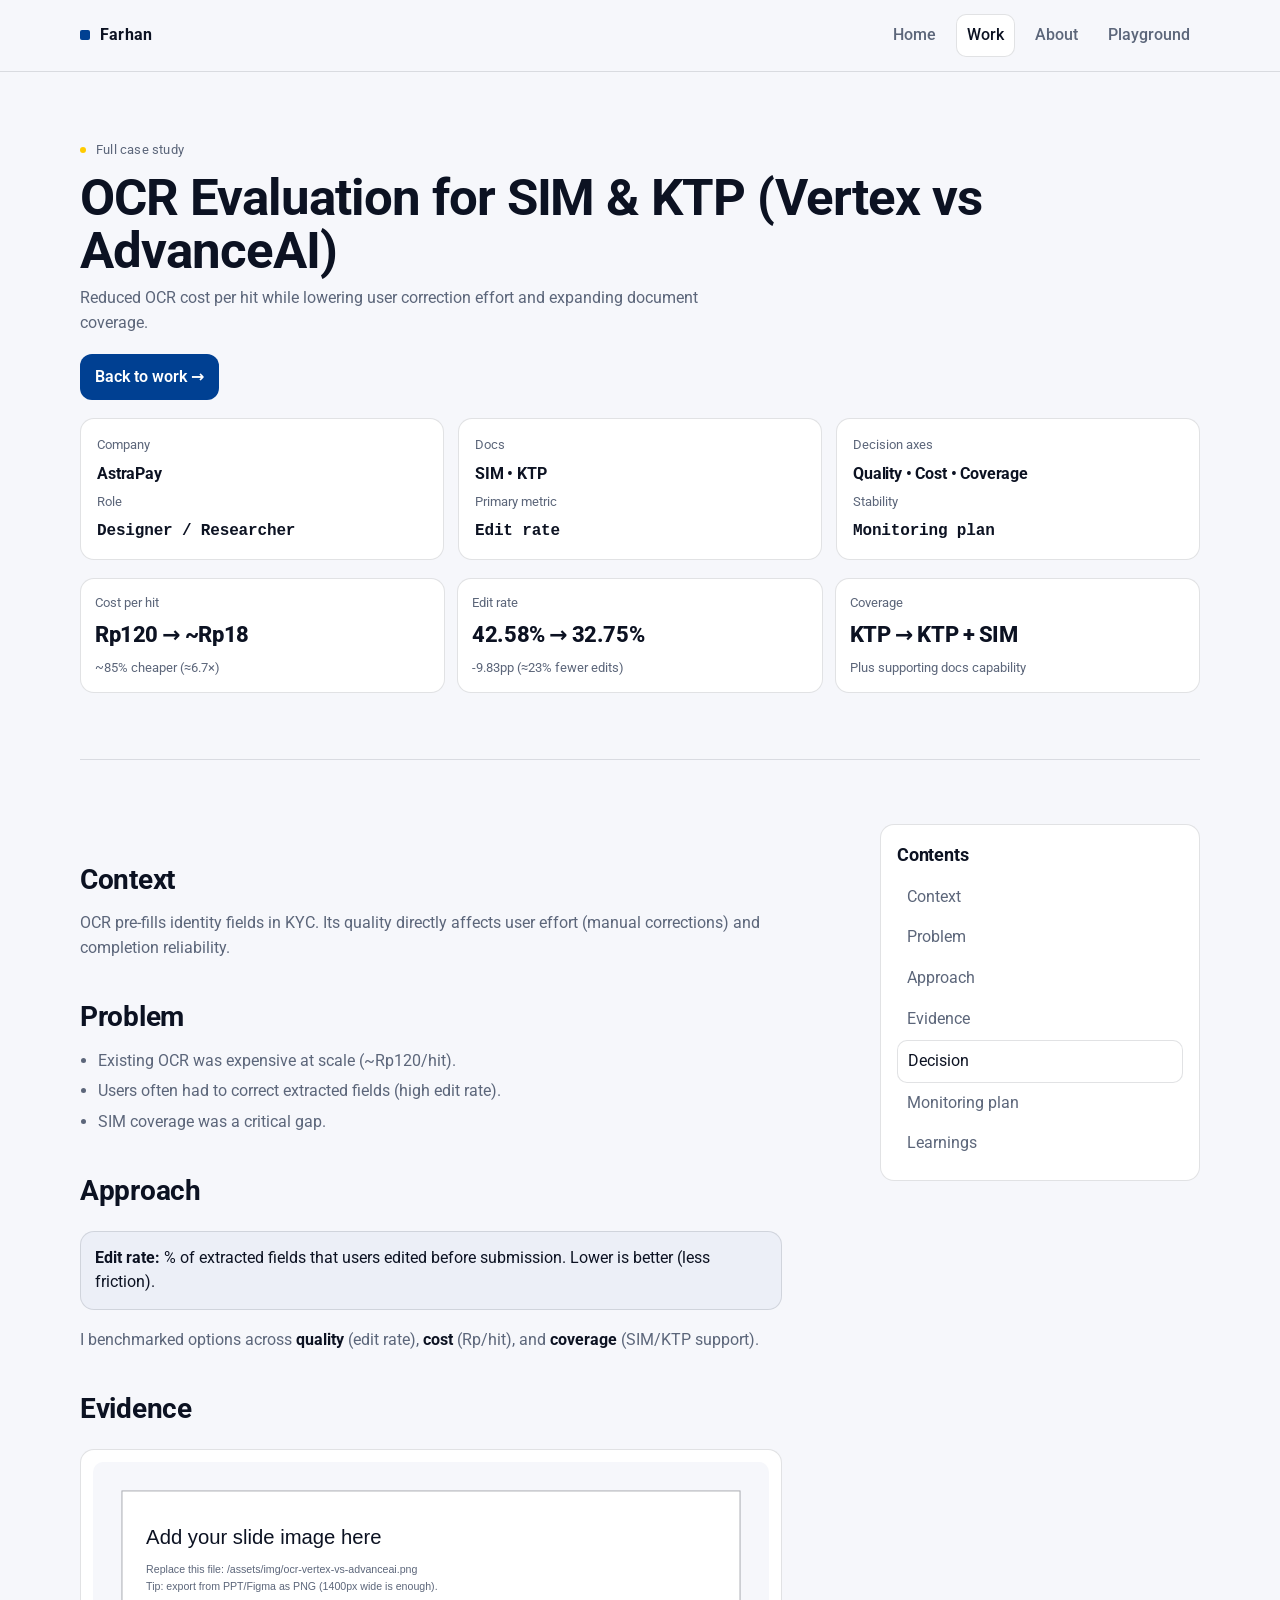
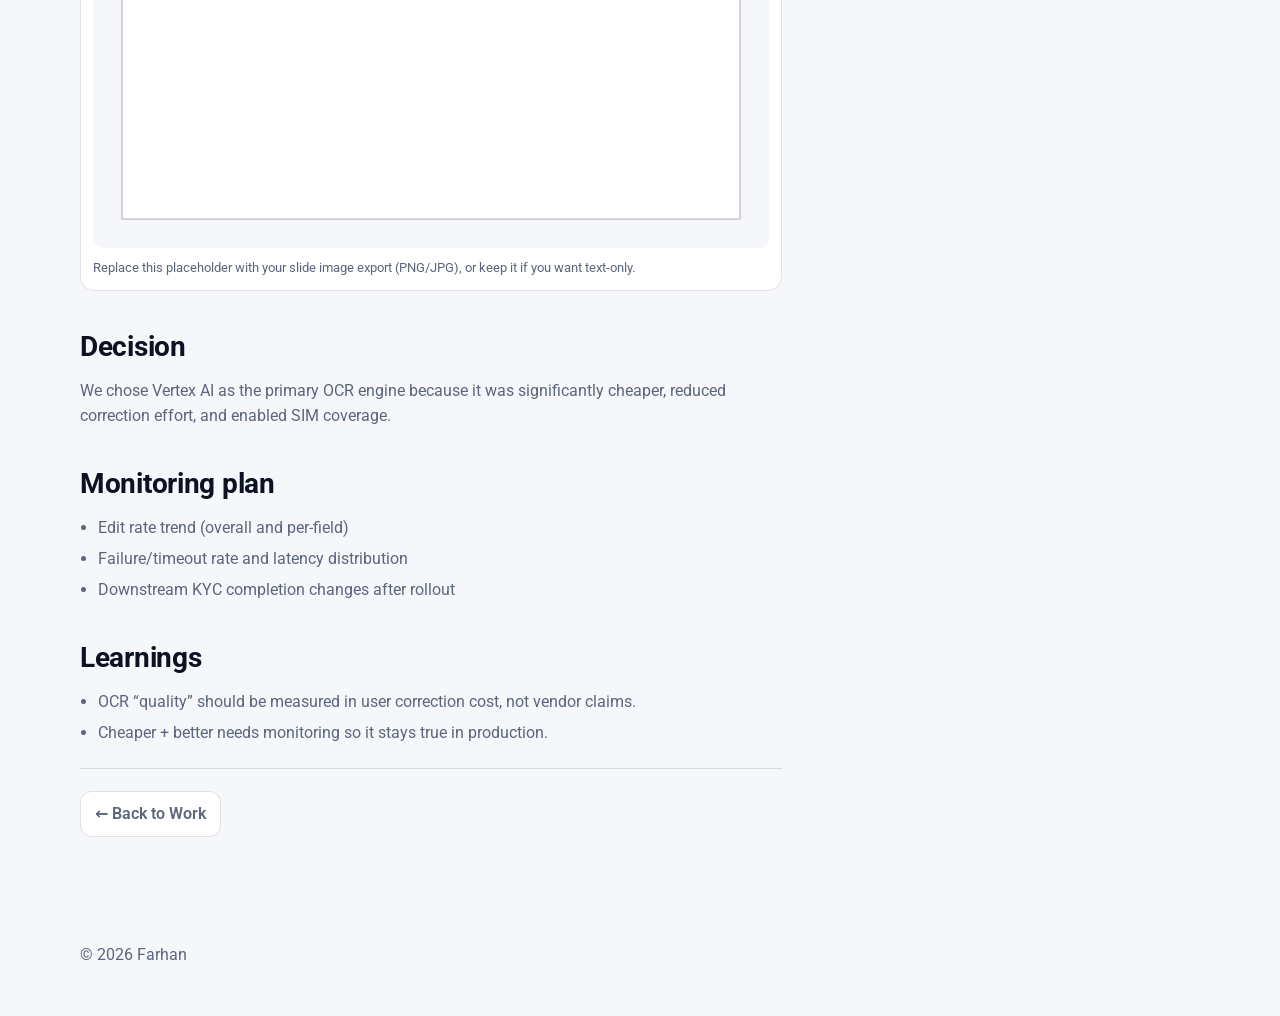
<file: work/ocr-sim-ktp-ai/index.html>
<!doctype html>
<html lang="en">
<head>
  <meta charset="utf-8" />
  <meta name="viewport" content="width=device-width,initial-scale=1" />
  <title>OCR Evaluation for SIM & KTP — Farhan</title>
  <link rel="preconnect" href="https://fonts.googleapis.com">
  <link rel="preconnect" href="https://fonts.gstatic.com" crossorigin>
  <link href="https://fonts.googleapis.com/css2?family=Roboto:wght@400;500;700&display=swap" rel="stylesheet">
  <link rel="stylesheet" href="/assets/css/style.css" />
</head>
<body>

  <header class="nav">
    <div class="container nav-inner">
      <div class="brand"><span class="mark"></span> Farhan</div>
      <nav class="nav-links">
        <a class="" href="/">Home</a><a class="active" href="/work/">Work</a><a class="" href="/about/">About</a><a class="" href="/playground/">Playground</a>
      </nav>
    </div>
  </header>

  <main class="container">
    <section class="cover">
      <div class="kicker"><span class="dot"></span> Full case study</div>
      <div class="title-row">
        <div>
          <h1>OCR Evaluation for SIM & KTP (Vertex vs AdvanceAI)</h1>
          <p class="subtitle">Reduced OCR cost per hit while lowering user correction effort and expanding document coverage.</p>
        </div>
        <div class="cta-row"><a class="btn primary" href="/work/">Back to work →</a></div>
      </div>

      <div class="grid facts">
        <div class="card span-4 fact"><div class="label">Company</div><div class="value">AstraPay</div><div class="label">Role</div><div class="value mono">Designer / Researcher</div></div>
        <div class="card span-4 fact"><div class="label">Docs</div><div class="value">SIM • KTP</div><div class="label">Primary metric</div><div class="value mono">Edit rate</div></div>
        <div class="card span-4 fact"><div class="label">Decision axes</div><div class="value">Quality • Cost • Coverage</div><div class="label">Stability</div><div class="value mono">Monitoring plan</div></div>
      </div>

      <div class="metrics">
        <div class="metric"><div class="k">Cost per hit</div><div class="v">Rp120 → ~Rp18</div><div class="d">~85% cheaper (≈6.7×)</div></div>
        <div class="metric"><div class="k">Edit rate</div><div class="v">42.58% → 32.75%</div><div class="d">-9.83pp (≈23% fewer edits)</div></div>
        <div class="metric"><div class="k">Coverage</div><div class="v">KTP → KTP + SIM</div><div class="d">Plus supporting docs capability</div></div>
      </div>
    </section>

    <div class="hr"></div>

    <section class="section">
      <div class="case-grid">
        <article class="prose">
          <h2 id="context">Context</h2>
          <p>OCR pre-fills identity fields in KYC. Its quality directly affects user effort (manual corrections) and completion reliability.</p>

          <h2 id="problem">Problem</h2>
          <ul>
            <li>Existing OCR was expensive at scale (~Rp120/hit).</li>
            <li>Users often had to correct extracted fields (high edit rate).</li>
            <li>SIM coverage was a critical gap.</li>
          </ul>

          <h2 id="approach">Approach</h2>
          <div class="callout"><b>Edit rate:</b> % of extracted fields that users edited before submission. Lower is better (less friction).</div>
          <p>I benchmarked options across <strong>quality</strong> (edit rate), <strong>cost</strong> (Rp/hit), and <strong>coverage</strong> (SIM/KTP support).</p>

          <h2 id="evidence">Evidence</h2>
          <figure class="figure">
            <img src="/assets/img/ocr-vertex-vs-advanceai.svg" alt="OCR benchmark placeholder">
            <figcaption>Replace this placeholder with your slide image export (PNG/JPG), or keep it if you want text-only.</figcaption>
          </figure>

          <h2 id="decision">Decision</h2>
          <p>We chose Vertex AI as the primary OCR engine because it was significantly cheaper, reduced correction effort, and enabled SIM coverage.</p>

          <h2 id="monitoring">Monitoring plan</h2>
          <ul>
            <li>Edit rate trend (overall and per-field)</li>
            <li>Failure/timeout rate and latency distribution</li>
            <li>Downstream KYC completion changes after rollout</li>
          </ul>

          <h2 id="learnings">Learnings</h2>
          <ul>
            <li>OCR “quality” should be measured in user correction cost, not vendor claims.</li>
            <li>Cheaper + better needs monitoring so it stays true in production.</li>
          </ul>

          <div class="hr-soft"></div>
          <p><a class="btn" href="/work/">← Back to Work</a></p>
        </article>

        <aside class="sidebar card">
          <h3>Contents</h3>
          <nav class="toc">
            <a href="#context">Context</a>
            <a href="#problem">Problem</a>
            <a href="#approach">Approach</a>
            <a href="#evidence">Evidence</a>
            <a href="#decision">Decision</a>
            <a href="#monitoring">Monitoring plan</a>
            <a href="#learnings">Learnings</a>
          </nav>
        </aside>
      </div>
    </section>
  </main>

  <script src="/assets/js/toc.js"></script>

  <footer class="footer">
    <div class="container">© <span id="y"></span> Farhan</div>
  </footer>
  <script>document.getElementById("y").textContent = new Date().getFullYear();</script>
</body>
</html>
</file>
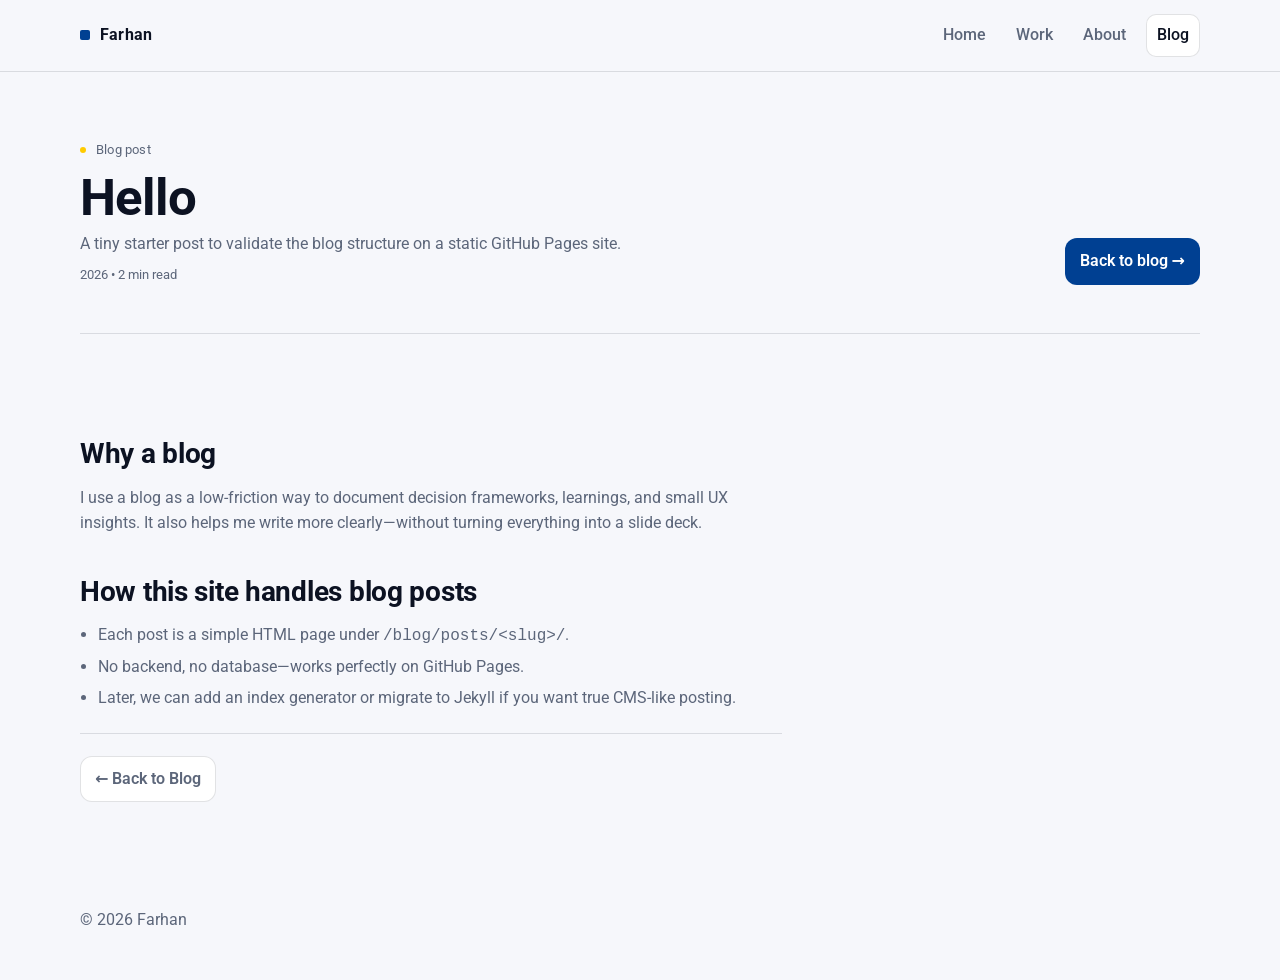
<file: blog/posts/hello/index.html>
<!doctype html>
<html lang="en">
<head>
  <meta charset="utf-8" />
  <meta name="viewport" content="width=device-width,initial-scale=1" />
  <title>Hello — Blog — Farhan</title>
  <link rel="preconnect" href="https://fonts.googleapis.com">
  <link rel="preconnect" href="https://fonts.gstatic.com" crossorigin>
  <link href="https://fonts.googleapis.com/css2?family=Roboto:wght@400;500;700&display=swap" rel="stylesheet">
  <link rel="stylesheet" href="/assets/css/style.css" />
</head>
<body>

  <header class="nav">
    <div class="container nav-inner">
      <div class="brand"><span class="mark"></span> Farhan</div>
      <nav class="nav-links">
        <a class="" href="/">Home</a><a class="" href="/work/">Work</a><a class="" href="/about/">About</a><a class="active" href="/blog/">Blog</a>
      </nav>
    </div>
  </header>

  <main class="container">
    <section class="cover">
      <div class="kicker"><span class="dot"></span> Blog post</div>
      <div class="title-row">
        <div>
          <h1>Hello</h1>
          <p class="subtitle">A tiny starter post to validate the blog structure on a static GitHub Pages site.</p>
          <div class="post-meta">2026 • 2 min read</div>
        </div>
        <div class="cta-row"><a class="btn primary" href="/blog/">Back to blog →</a></div>
      </div>
    </section>

    <div class="hr"></div>

    <section class="section">
      <article class="prose">
        <h2>Why a blog</h2>
        <p>
          I use a blog as a low-friction way to document decision frameworks, learnings, and small UX insights.
          It also helps me write more clearly—without turning everything into a slide deck.
        </p>

        <h2>How this site handles blog posts</h2>
        <ul>
          <li>Each post is a simple HTML page under <code>/blog/posts/&lt;slug&gt;/</code>.</li>
          <li>No backend, no database—works perfectly on GitHub Pages.</li>
          <li>Later, we can add an index generator or migrate to Jekyll if you want true CMS-like posting.</li>
        </ul>

        <div class="hr-soft"></div>
        <p><a class="btn" href="/blog/">← Back to Blog</a></p>
      </article>
    </section>
  </main>

  <footer class="footer">
    <div class="container">© <span id="y"></span> Farhan</div>
  </footer>
  <script>document.getElementById("y").textContent = new Date().getFullYear();</script>
</body>
</html>
</file>
<file: assets/css/style.css>
:root{
  /* Your palette */
  --primary:#004092;
  --secondary:#FFCB00;
  --accent:#7A0000;

  /* Swiss neutral */
  --text:#0C1222;
  --bg:#F6F7FB;
  --surface:#FFFFFF;
  --muted:#5C667A;
  --border:rgba(12,18,34,.12);

  /* Layout */
  --max: 1120px;
  --r: 14px;

  /* Type scale */
  --h1: clamp(34px, 4vw, 54px);
  --h2: clamp(22px, 2.2vw, 30px);
  --h3: 18px;
  --body: 16px;
  --small: 13px;

  /* Spacing */
  --s8: 8px;
  --s12: 12px;
  --s16: 16px;
  --s20: 20px;
  --s24: 24px;
  --s32: 32px;
  --s48: 48px;
  --s64: 64px;
}

*{ box-sizing:border-box; }
html,body{ height:100%; }
body{
  margin:0;
  font-family: Roboto, system-ui, -apple-system, Segoe UI, Arial, sans-serif;
  background: var(--bg);
  color: var(--text);
  line-height:1.55;
  font-size: var(--body);
}

a{ color:inherit; text-decoration:none; }
a:hover{ text-decoration:underline; }

.container{
  width: min(var(--max), calc(100% - 40px));
  margin: 0 auto;
}

/* Top nav */
.nav{
  position: sticky;
  top:0;
  background: rgba(246,247,251,.85);
  backdrop-filter: blur(10px);
  border-bottom: 1px solid var(--border);
  z-index: 10;
}
.nav-inner{
  display:flex;
  justify-content:space-between;
  align-items:center;
  padding: 14px 0;
}
.brand{
  display:flex;
  gap:10px;
  align-items:center;
  font-weight:700;
  letter-spacing:.2px;
}
.mark{
  width:10px; height:10px;
  background: var(--primary);
  border-radius: 2px;
}
.nav-links{
  display:flex;
  gap: 10px;
  align-items:center;
  font-weight:500;
  color: var(--muted);
}
.nav-links a{
  padding: 8px 10px;
  border-radius: 10px;
}
.nav-links a.active{
  color: var(--text);
  background: var(--surface);
  border: 1px solid var(--border);
}

/* Layout blocks */
.section{
  padding: var(--s64) 0;
}
.section.tight{
  padding: var(--s48) 0;
}
.hr{
  border-top: 1px solid var(--border);
}

/* Hero */
.kicker{
  display:inline-flex;
  align-items:center;
  gap: 10px;
  font-size: var(--small);
  color: var(--muted);
  letter-spacing:.2px;
}
.kicker .dot{
  width:6px; height:6px;
  border-radius:999px;
  background: var(--secondary);
}
h1{
  font-size: var(--h1);
  line-height:1.05;
  letter-spacing: -0.02em;
  margin: 10px 0 14px;
}
.lead{
  margin: 0 0 22px;
  max-width: 72ch;
  color: var(--muted);
}

/* Buttons */
.cta-row{ display:flex; gap: 10px; flex-wrap:wrap; }
.btn{
  display:inline-flex;
  align-items:center;
  gap:10px;
  padding: 10px 14px;
  border-radius: 12px;
  border: 1px solid var(--border);
  background: var(--surface);
  font-weight: 600;
}
.btn.primary{
  background: var(--primary);
  border-color: rgba(0,64,146,.25);
  color: #fff;
}
.btn.ghost{
  background: transparent;
}
.btn:hover{ transform: translateY(-1px); }

/* Swiss grid */
.grid{
  display:grid;
  gap: 14px;
  grid-template-columns: repeat(12, 1fr);
  align-items: stretch;
}
.span-12{ grid-column: span 12; }
.span-8{ grid-column: span 8; }
.span-6{ grid-column: span 6; }
.span-4{ grid-column: span 4; }

/* Cards */
.card{
  border: 1px solid var(--border);
  background: var(--surface);
  border-radius: var(--r);
  padding: 16px;
  transition: transform .15s ease;
}
.card:hover{ transform: translateY(-2px); }
.card h3{
  margin: 0 0 8px;
  font-size: var(--h3);
  letter-spacing: -0.01em;
}
.card p{
  margin: 0;
  color: var(--muted);
}
.meta{
  display:flex;
  gap: 8px;
  flex-wrap: wrap;
  margin-top: 12px;
  font-size: var(--small);
  color: var(--muted);
}
.pill{
  display:inline-flex;
  align-items:center;
  gap:8px;
  padding: 6px 10px;
  border-radius: 999px;
  border: 1px solid var(--border);
  background: rgba(0,64,146,.04);
}

/* Case study */
.page-title{
  font-size: var(--h2);
  margin: 0 0 12px;
}
.case-grid{
  display:grid;
  grid-template-columns: 1fr 320px;
  gap: 18px;
  align-items: start;
}
.sidebar{
  position: sticky;
  top: 76px;
}
.toc a{
  display:block;
  padding: 8px 10px;
  border-radius: 10px;
  color: var(--muted);
}
.toc a:hover{
  background: rgba(0,0,0,.03);
  text-decoration:none;
}
.toc a.active{
  color: var(--text);
  background: var(--surface);
  border: 1px solid var(--border);
}

.footer{
  padding: 28px 0 48px;
  color: var(--muted);
}

/* ===== Case study (Full) ===== */

.prose{
  max-width: 78ch;
}
.prose h2{
  font-size: var(--h2);
  letter-spacing: -0.01em;
  margin: 34px 0 10px;
}
.prose h3{
  font-size: 18px;
  letter-spacing: -0.01em;
  margin: 22px 0 8px;
}
.prose p, .prose ul, .prose ol{
  color: var(--muted);
  margin: 0 0 14px;
}
.prose ul, .prose ol{ padding-left: 18px; }
.prose li{ margin: 6px 0; }
.prose strong{ color: var(--text); }

.cover{
  padding: var(--s64) 0 var(--s48);
}
.cover .title-row{
  display:flex;
  align-items:flex-end;
  justify-content:space-between;
  gap: 18px;
  flex-wrap: wrap;
}
.cover h1{
  margin: 10px 0 8px;
}
.subtitle{
  margin: 0;
  color: var(--muted);
  max-width: 75ch;
}

.facts{
  margin-top: 18px;
}
.fact{
  display:flex;
  flex-direction:column;
  gap: 6px;
}
.fact .label{
  font-size: var(--small);
  color: var(--muted);
}
.fact .value{
  font-weight: 700;
  letter-spacing: -0.01em;
}
.fact .value.mono{
  font-family: ui-monospace, SFMono-Regular, Menlo, Monaco, Consolas, "Liberation Mono", "Courier New", monospace;
  font-weight: 600;
}

.figure{
  border: 1px solid var(--border);
  background: var(--surface);
  border-radius: var(--r);
  padding: 12px;
  margin: 18px 0;
}
.figure img{
  width:100%;
  height:auto;
  display:block;
  border-radius: 10px;
}
.figure figcaption{
  margin-top: 10px;
  font-size: var(--small);
  color: var(--muted);
}

.callout{
  border: 1px solid var(--border);
  background: rgba(0,64,146,.04);
  border-radius: var(--r);
  padding: 14px;
  margin: 18px 0;
}
.callout b{ color: var(--text); }

.metrics{
  display:grid;
  grid-template-columns: repeat(12, 1fr);
  gap: 12px;
  margin: 18px 0;
}
.metric{
  grid-column: span 4;
  border: 1px solid var(--border);
  background: var(--surface);
  border-radius: var(--r);
  padding: 14px;
}
.metric .k{
  font-size: var(--small);
  color: var(--muted);
}
.metric .v{
  font-size: 22px;
  font-weight: 800;
  letter-spacing: -0.02em;
  margin-top: 4px;
}
.metric .d{
  margin-top: 6px;
  font-size: var(--small);
  color: var(--muted);
}

.two-col{
  display:grid;
  grid-template-columns: 1fr 1fr;
  gap: 14px;
  margin: 18px 0;
}

.hr-soft{
  border-top: 1px solid var(--border);
  margin: 22px 0;
}

@media (max-width: 980px){
  .case-grid{ grid-template-columns: 1fr; }
  .sidebar{ position: static; }
}
@media (max-width: 900px){
  .metric{ grid-column: span 12; }
  .two-col{ grid-template-columns: 1fr; }
}

/* ===== Premium Swiss enhancements ===== */

a:hover{
  text-decoration-color: rgba(0,64,146,.35);
}

a:focus-visible,
button:focus-visible{
  outline: 3px solid rgba(0,64,146,.22);
  outline-offset: 2px;
  border-radius: 10px;
}

.nav-links a:hover{
  background: rgba(0,64,146,.04);
  text-decoration: none;
}

.btn.primary:hover{
  box-shadow: 0 10px 22px rgba(0,64,146,.14);
}

/* Hero layout with portrait */
.hero-grid{
  display:grid;
  grid-template-columns: 1fr 240px;
  gap: 24px;
  align-items: start;
}
.avatar{
  width: 240px;
  aspect-ratio: 1 / 1;
  border-radius: 16px;
  border: 1px solid var(--border);
  background: var(--surface);
  object-fit: cover;
  display:block;
}
.avatar-wrap{
  display:flex;
  flex-direction:column;
  gap: 10px;
  align-items:flex-start;
}
.avatar-caption{
  font-size: var(--small);
  color: var(--muted);
}

/* Clickable card affordance (esp. mobile) */
.card-link{
  cursor: pointer;
  position: relative;
  display: flex;
  flex-direction: column;
}
.card-link:hover h3{
  text-decoration: underline;
  text-decoration-color: rgba(0,64,146,.35);
}

@media (hover: none){
  .card-link h3{
    text-decoration: underline;
    text-decoration-color: rgba(0,64,146,.25);
    text-underline-offset: 3px;
  }
  .card-link::after{
    content: "→";
    position: absolute;
    right: 16px;
    bottom: 16px;
    color: rgba(0,64,146,.55);
    font-weight: 800;
  }
}

/* Work dividers */
.divider{
  grid-column: span 12;
  display:flex;
  align-items:center;
  gap: 12px;
  margin: 18px 0 4px;
  color: var(--muted);
  font-size: var(--small);
  letter-spacing: .12em;
  text-transform: uppercase;
}
.divider::after{
  content: "";
  flex: 1;
  border-top: 1px solid var(--border);
}

/* Blog post heading */
.post-meta{
  font-size: var(--small);
  color: var(--muted);
  margin-top: 8px;
}

@media (max-width: 820px){
  .hero-grid{ grid-template-columns: 1fr; }
  .avatar{ width: 180px; }
}
</file>
